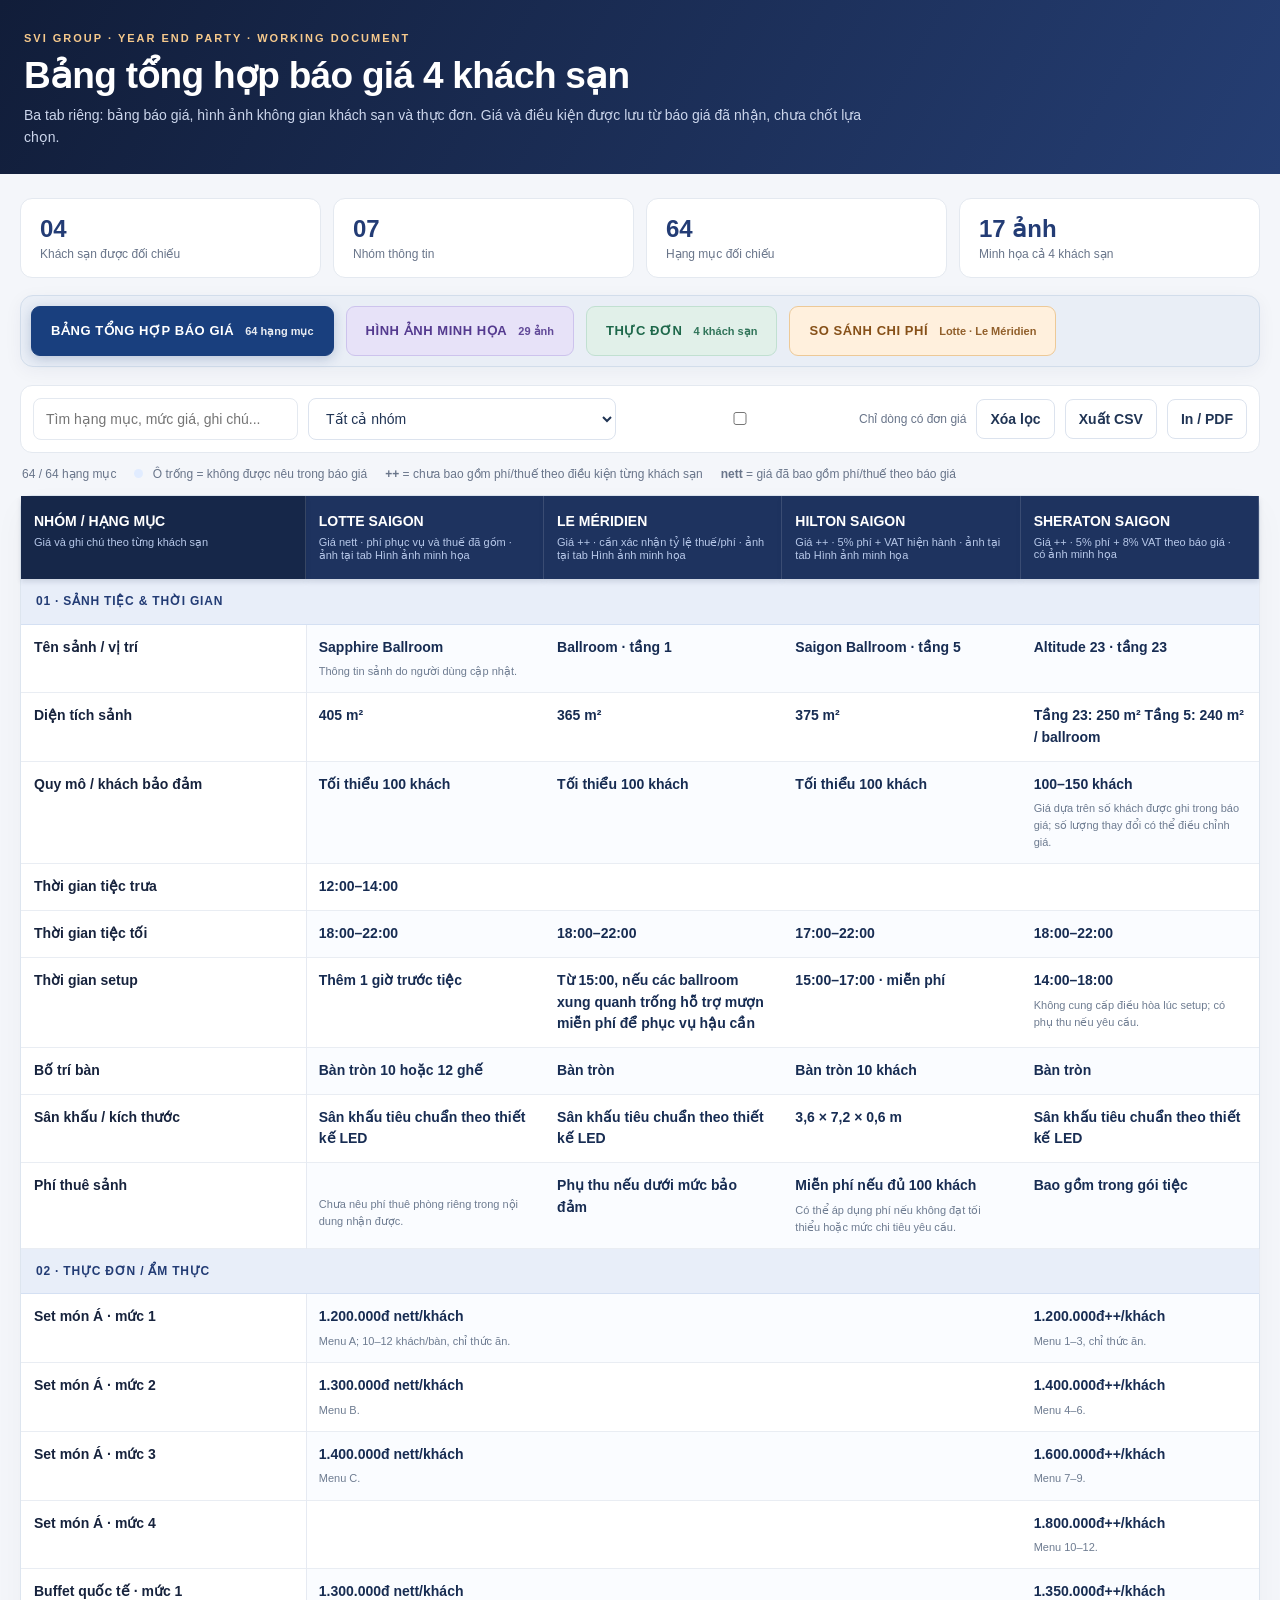
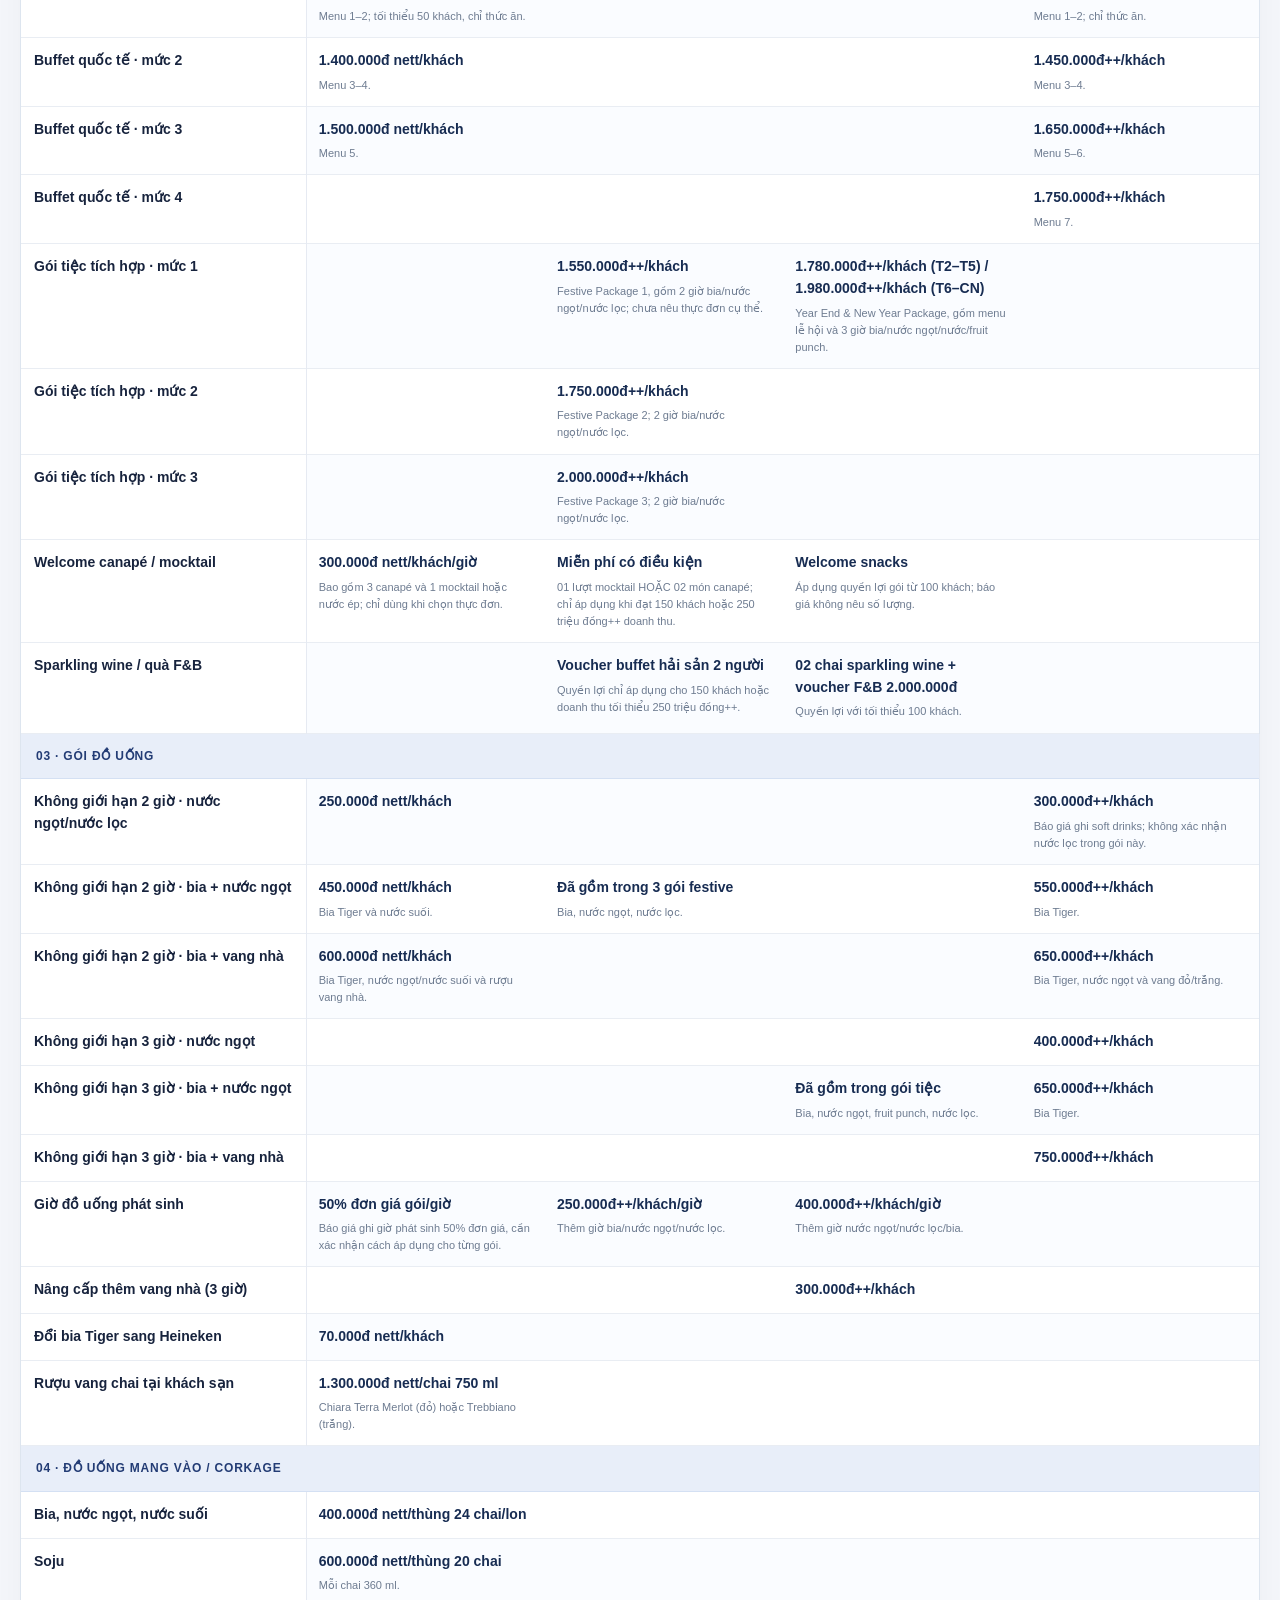
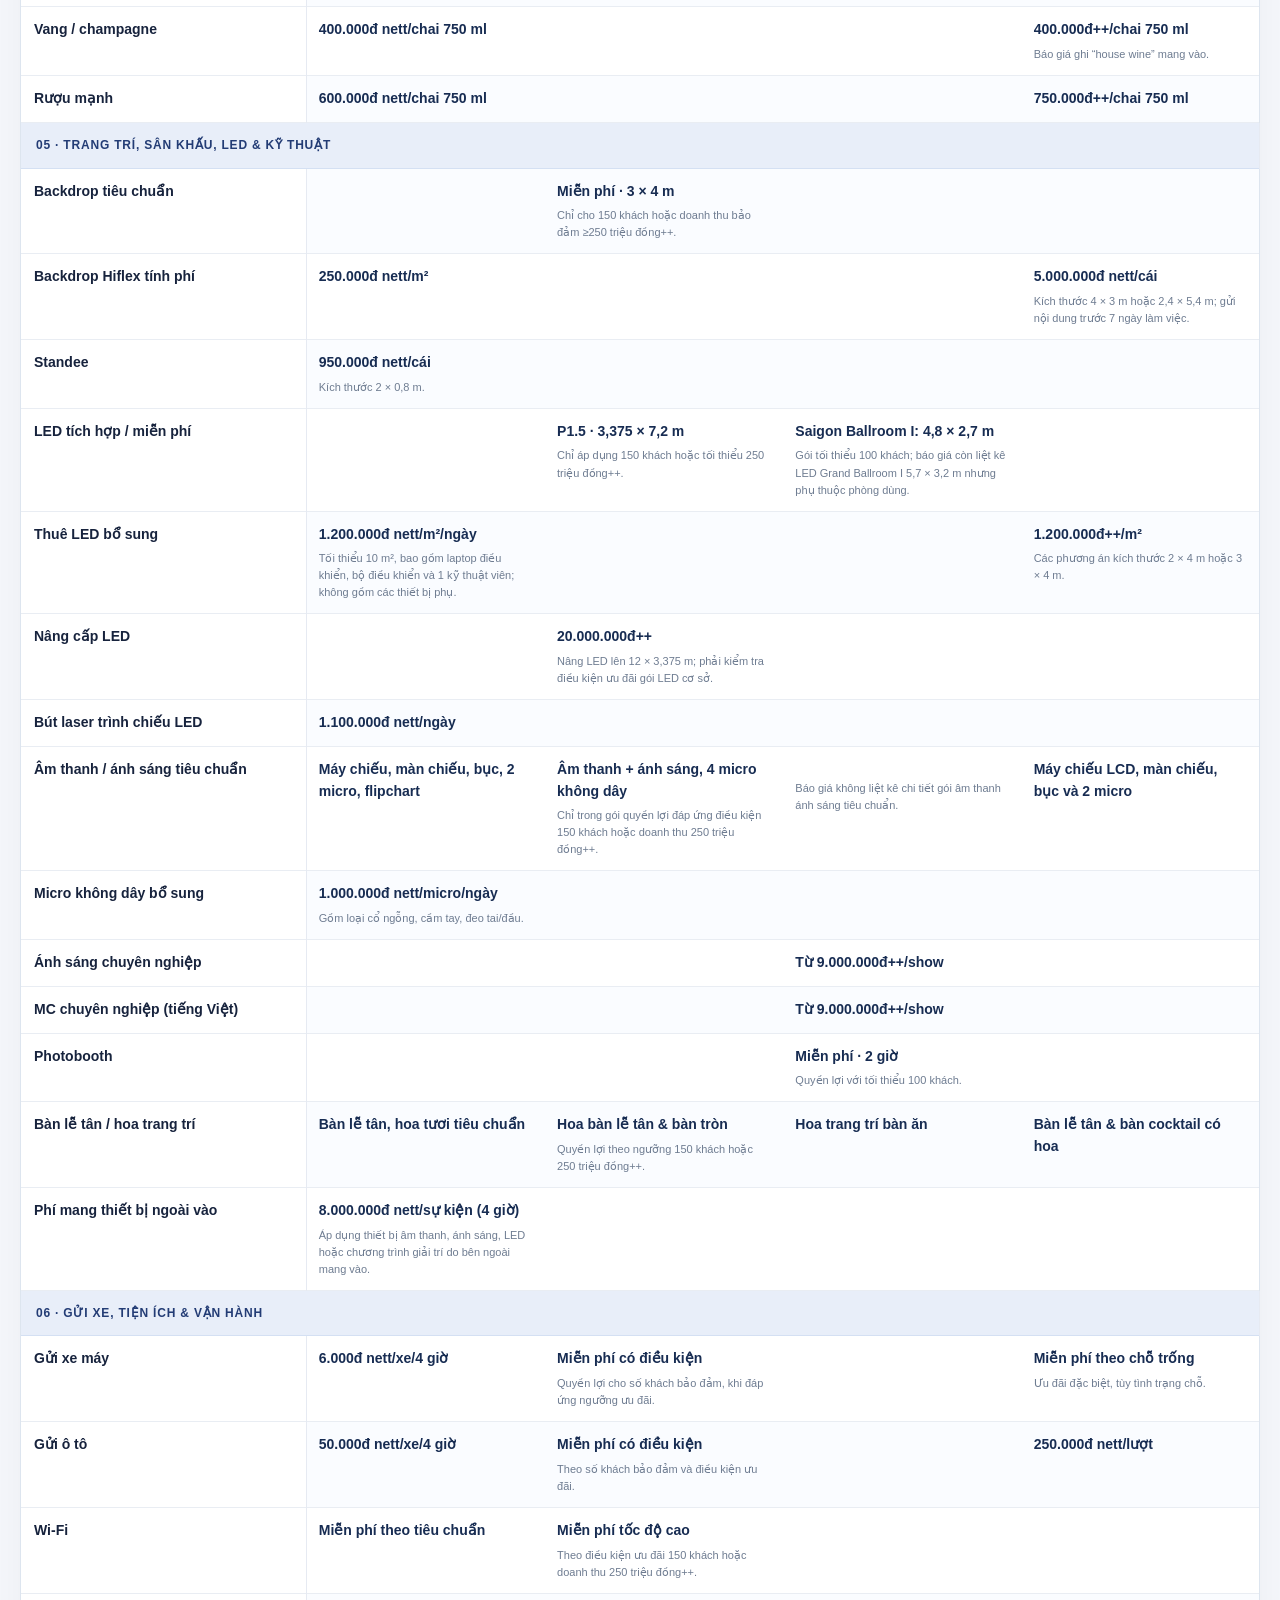
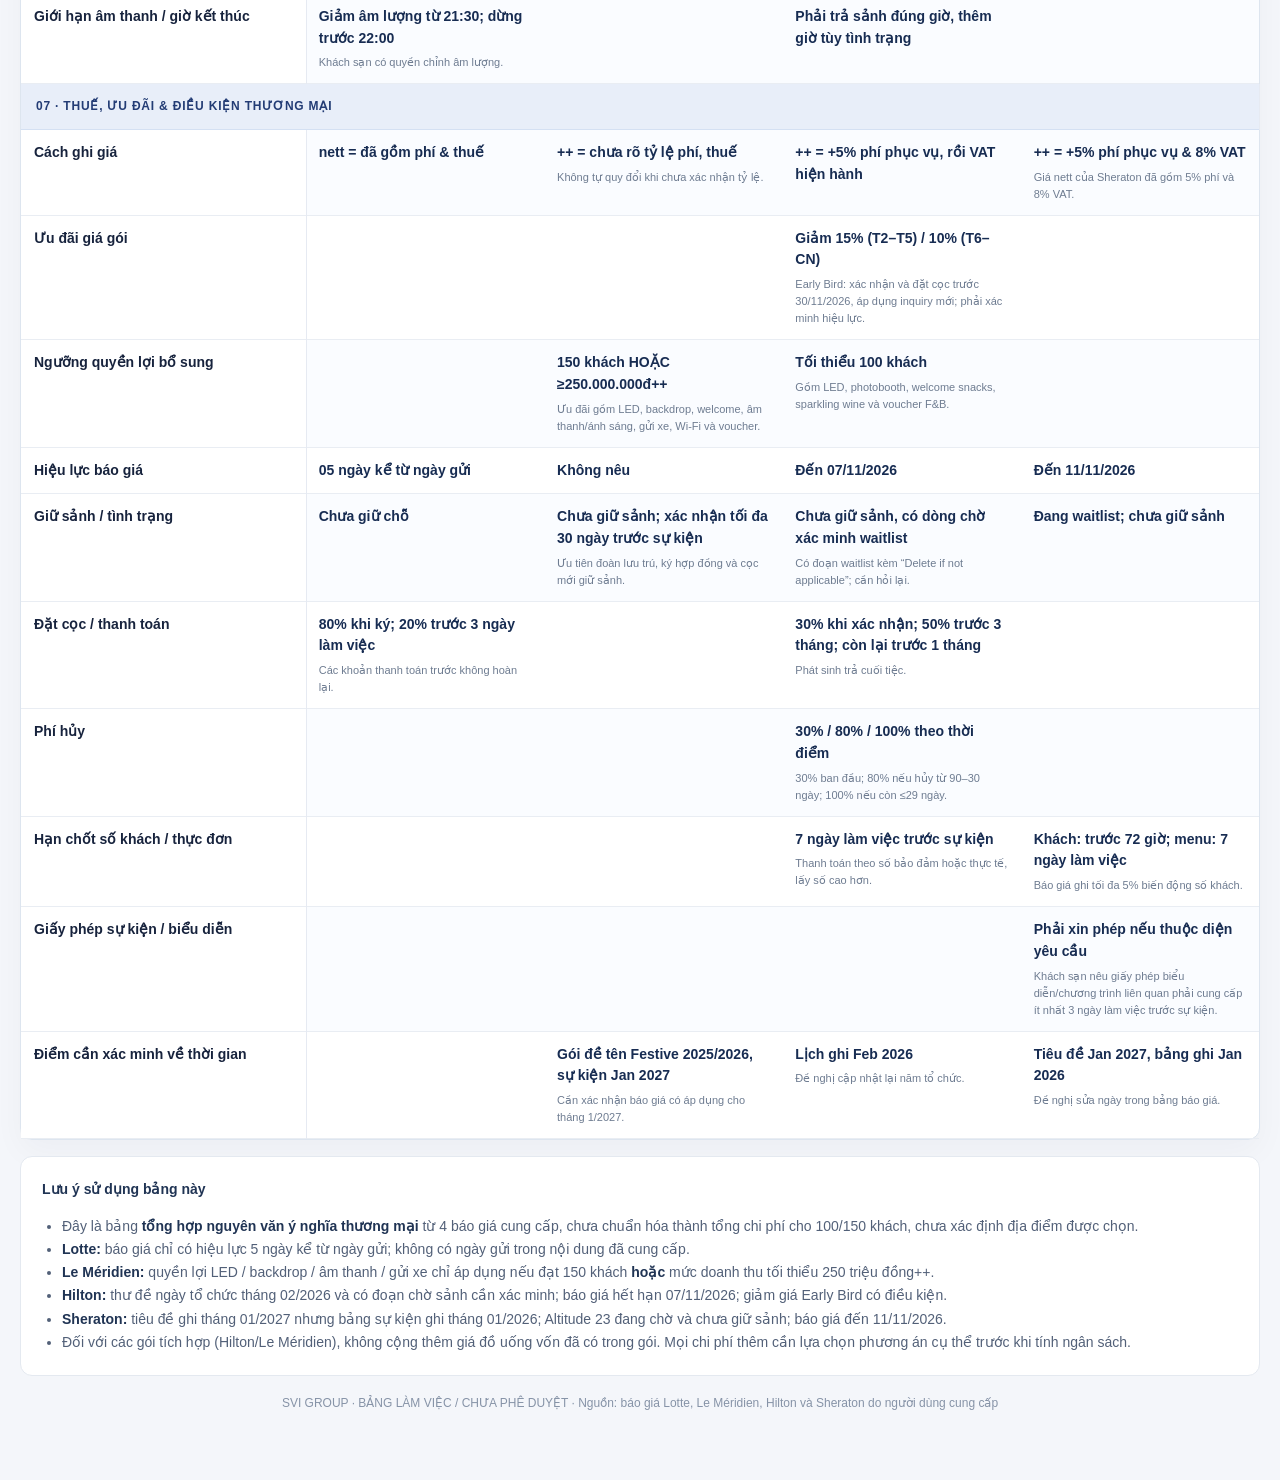
<file: _backup_truoc_sua_10-11/index.html>
<!DOCTYPE html>

<html lang="vi"><head><meta charset="utf-8"/><meta content="width=device-width,initial-scale=1" name="viewport"/><title>SVI YEP 2026–2027 | Báo giá · Hình ảnh · Thực đơn</title><link href="styles.css" rel="stylesheet"/></head><body><header><div class="eyebrow">SVI GROUP · YEAR END PARTY · WORKING DOCUMENT</div><h1>Bảng tổng hợp báo giá 4 khách sạn</h1><p>Ba tab riêng: bảng báo giá, hình ảnh không gian khách sạn và thực đơn. Giá và điều kiện được lưu từ báo giá đã nhận, chưa chốt lựa chọn.</p></header><main class="shell"><section class="stats"><div class="stat"><b>04</b><span>Khách sạn được đối chiếu</span></div><div class="stat"><b>07</b><span>Nhóm thông tin</span></div><div class="stat"><b id="total">00</b><span>Hạng mục đối chiếu</span></div><div class="stat"><b>17 ảnh</b><span>Minh họa cả 4 khách sạn</span></div></section>
<nav aria-label="Danh mục nội dung" class="content-tabs" role="tablist">
<button aria-controls="panel-prices" aria-selected="true" class="content-tab active" data-panel="prices" id="tab-prices" role="tab" type="button">BẢNG TỔNG HỢP BÁO GIÁ <span>64 hạng mục</span></button>
<button aria-controls="panel-gallery" aria-selected="false" class="content-tab" data-panel="gallery" id="tab-gallery" role="tab" type="button">HÌNH ẢNH MINH HỌA <span>29 ảnh</span></button>
<button aria-controls="panel-menus" aria-selected="false" class="content-tab" data-panel="menus" id="tab-menus" role="tab" type="button">THỰC ĐƠN <span>4 khách sạn</span></button>
<button aria-controls="panel-compare" aria-selected="false" class="content-tab" data-panel="compare" id="tab-compare" role="tab" type="button">SO SÁNH CHI PHÍ <span>Lotte · Le Méridien</span></button></nav>
<section aria-labelledby="tab-prices" class="content-panel" id="panel-prices" role="tabpanel">
<section class="tools"><input aria-label="Tìm kiếm" id="search" placeholder="Tìm hạng mục, mức giá, ghi chú..." type="search"/><select aria-label="Lọc theo nhóm" id="group"><option value="">Tất cả nhóm</option></select><label class="check"><input id="onlyprice" type="checkbox"/> Chỉ dòng có đơn giá</label><button id="reset">Xóa lọc</button><button id="csv">Xuất CSV</button><button id="print">In / PDF</button></section><div class="legend"><span id="counter"></span><span><i class="dot"></i> Ô trống = không được nêu trong báo giá</span><span><strong>++</strong> = chưa bao gồm phí/thuế theo điều kiện từng khách sạn</span><span><strong>nett</strong> = giá đã bao gồm phí/thuế theo báo giá</span></div><div class="tablewrap"><table><colgroup><col class="labelcol"/><col class="hotelcol"/><col class="hotelcol"/><col class="hotelcol"/><col class="hotelcol"/></colgroup><thead><tr><th>NHÓM / HẠNG MỤC<small>Giá và ghi chú theo từng khách sạn</small></th><th>LOTTE SAIGON<small>Giá nett · phí phục vụ và thuế đã gồm · ảnh tại tab Hình ảnh minh họa</small></th><th>LE MÉRIDIEN<small>Giá ++ · cần xác nhận tỷ lệ thuế/phí · ảnh tại tab Hình ảnh minh họa</small></th><th>HILTON SAIGON<small>Giá ++ · 5% phí + VAT hiện hành · ảnh tại tab Hình ảnh minh họa</small></th><th>SHERATON SAIGON<small>Giá ++ · 5% phí + 8% VAT theo báo giá · có ảnh minh họa</small></th></tr></thead><tbody id="body"></tbody></table></div><div class="endnote"><strong>Lưu ý sử dụng bảng này</strong><ul><li>Đây là bảng <strong>tổng hợp nguyên văn ý nghĩa thương mại</strong> từ 4 báo giá cung cấp, chưa chuẩn hóa thành tổng chi phí cho 100/150 khách, chưa xác định địa điểm được chọn.</li><li><strong>Lotte:</strong> báo giá chỉ có hiệu lực 5 ngày kể từ ngày gửi; không có ngày gửi trong nội dung đã cung cấp.</li><li><strong>Le Méridien:</strong> quyền lợi LED / backdrop / âm thanh / gửi xe chỉ áp dụng nếu đạt 150 khách <strong>hoặc</strong> mức doanh thu tối thiểu 250 triệu đồng++.</li><li><strong>Hilton:</strong> thư đề ngày tổ chức tháng 02/2026 và có đoạn chờ sảnh cần xác minh; báo giá hết hạn 07/11/2026; giảm giá Early Bird có điều kiện.</li><li><strong>Sheraton:</strong> tiêu đề ghi tháng 01/2027 nhưng bảng sự kiện ghi tháng 01/2026; Altitude 23 đang chờ và chưa giữ sảnh; báo giá đến 11/11/2026.</li><li>Đối với các gói tích hợp (Hilton/Le Méridien), không cộng thêm giá đồ uống vốn đã có trong gói. Mọi chi phí thêm cần lựa chọn phương án cụ thể trước khi tính ngân sách.</li></ul></div>
</section>
<section aria-labelledby="tab-gallery" class="content-panel" hidden="" id="panel-gallery" role="tabpanel">
<div class="gallery-intro"><h2>Hình ảnh minh họa sảnh tiệc</h2><p>Không gian tham khảo do bạn cung cấp. Chọn tab này để xem hình ảnh; tab Báo giá chỉ hiển thị dữ liệu phục vụ đối chiếu.</p></div>
<section aria-labelledby="lm-gallery-title" class="spotlight">
<div class="spotlight-head">
<div>
<div class="eyebrow" style="color:#d99d55;letter-spacing:1.5px;font-weight:800;font-size:11px">LE MÉRIDIEN SAIGON · HÌNH MINH HỌA</div>
<h2 id="lm-gallery-title">Không gian tham khảo cho Le Méridien</h2>
<p>Bộ ảnh minh họa gồm không gian ballroom, hành lang foyer, khu vực đón khách, check-in và các phương án bố trí sự kiện tại Le Méridien. Đây là hình tham khảo trực quan, không thay thế thông tin báo giá hay xác nhận chính thức từ khách sạn.</p>
</div>
<div class="badge">12 ảnh do người dùng cung cấp</div>
</div>
<div class="spotlight-grid">
<figure class="spotlight-card">
<img alt="Le Méridien setup cocktail với sân khấu LED đỏ" decoding="async" loading="lazy" src="assets/venues/lemeridien-01.webp"/>
<figcaption class="caption"><strong>Ảnh 1 · Setup cocktail / standing</strong><span>Minh họa bố cục không gian mở, bàn cocktail cao và sân khấu trung tâm có LED.</span></figcaption>
</figure>
<figure class="spotlight-card">
<img alt="Le Méridien setup banquet với khách ngồi bàn tròn" decoding="async" loading="lazy" src="assets/venues/lemeridien-02.webp"/>
<figcaption class="caption"><strong>Ảnh 2 · Setup banquet / round table</strong><span>Minh họa bố trí bàn tròn dùng cho tiệc tối, keynote hoặc gala dinner với màn hình LED lớn phía trước.</span></figcaption>
</figure>
<figure class="spotlight-card">
<img alt="Le Méridien ballroom với hiệu ứng ánh sáng sân khấu" decoding="async" loading="lazy" src="assets/venues/lemeridien-03.webp"/>
<figcaption class="caption"><strong>Ảnh 3 · Setup gala với lighting show</strong><span>Minh họa phong cách sân khấu sự kiện, hiệu ứng ánh sáng và không khí gala trang trọng hơn.</span></figcaption>
</figure>
<figure class="spotlight-card">
<img alt="Le Méridien Saigon · Khu vực đón khách · Góc nhìn ven sông" decoding="async" loading="lazy" src="assets/venues/lemeridien-04.webp"/>
<figcaption class="caption"><strong>Ảnh 4 · Khu vực đón khách · Góc nhìn ven sông</strong><span>Không gian cửa kính và bàn cocktail phục vụ đón khách.</span></figcaption>
</figure>
<figure class="spotlight-card">
<img alt="Le Méridien Saigon · Hành lang foyer · Góc toàn cảnh" decoding="async" loading="lazy" src="assets/venues/lemeridien-05.webp"/>
<figcaption class="caption"><strong>Ảnh 5 · Hành lang foyer · Góc toàn cảnh</strong><span>Hành lang sảnh chờ với khu phục vụ ở một bên.</span></figcaption>
</figure>
<figure class="spotlight-card">
<img alt="Le Méridien Saigon · Lối vào ballroom · Biển chào mừng" decoding="async" loading="lazy" src="assets/venues/lemeridien-06.webp"/>
<figcaption class="caption"><strong>Ảnh 6 · Lối vào ballroom · Biển chào mừng</strong><span>Khu vực welcome và chỉ dẫn vào phòng tiệc.</span></figcaption>
</figure>
<figure class="spotlight-card">
<img alt="Le Méridien Saigon · Lối vào ballroom · Góc nhìn rộng" decoding="async" loading="lazy" src="assets/venues/lemeridien-07.webp"/>
<figcaption class="caption"><strong>Ảnh 7 · Lối vào ballroom · Góc nhìn rộng</strong><span>Phương án bố trí bảng chào, khu vực đăng ký và hành lang.</span></figcaption>
</figure>
<figure class="spotlight-card">
<img alt="Le Méridien Saigon · Lối vào ballroom · Góc nhìn gần" decoding="async" loading="lazy" src="assets/venues/lemeridien-08.webp"/>
<figcaption class="caption"><strong>Ảnh 8 · Lối vào ballroom · Góc nhìn gần</strong><span>Hình minh họa khu check-in và bảng nhận diện sự kiện.</span></figcaption>
</figure>
<figure class="spotlight-card">
<img alt="Le Méridien Saigon · Foyer · Bàn phục vụ đồ uống" decoding="async" loading="lazy" src="assets/venues/lemeridien-09.webp"/>
<figcaption class="caption"><strong>Ảnh 9 · Foyer · Bàn phục vụ đồ uống</strong><span>Không gian bố trí đồ uống tại khu vực cửa kính ven sông.</span></figcaption>
</figure>
<figure class="spotlight-card">
<img alt="Le Méridien Saigon · Foyer · Bàn cocktail và khu check-in" decoding="async" loading="lazy" src="assets/venues/lemeridien-10.webp"/>
<figcaption class="caption"><strong>Ảnh 10 · Foyer · Bàn cocktail và khu check-in</strong><span>Khu vực bố trí các bàn đứng và backdrop sự kiện.</span></figcaption>
</figure>
<figure class="spotlight-card">
<img alt="Le Méridien Saigon · Foyer · Khu trưng bày sự kiện" decoding="async" loading="lazy" src="assets/venues/lemeridien-11.webp"/>
<figcaption class="caption"><strong>Ảnh 11 · Foyer · Khu trưng bày sự kiện</strong><span>Phương án tổ chức khu trưng bày dọc hành lang.</span></figcaption>
</figure>
<figure class="spotlight-card">
<img alt="Le Méridien Saigon · Foyer · Backdrop trưng bày" decoding="async" loading="lazy" src="assets/venues/lemeridien-12.webp"/>
<figcaption class="caption"><strong>Ảnh 12 · Foyer · Backdrop trưng bày</strong><span>Không gian dành cho booth hoặc backdrop nhận diện sự kiện.</span></figcaption>
</figure>
</div>
</section>
<section aria-labelledby="lotte-gallery-title" class="spotlight">
<div class="spotlight-head">
<div>
<div class="eyebrow" style="color:#d99d55;letter-spacing:1.5px;font-weight:800;font-size:11px">LOTTE SAIGON · HÌNH MINH HỌA</div>
<h2 id="lotte-gallery-title">Không gian tham khảo cho Lotte Saigon</h2>
<p>Các hình dưới đây minh họa không gian ballroom, sân khấu LED và khu vực backdrop của Lotte Saigon. Đây là hình tham khảo trực quan, không thay thế báo giá hay xác nhận chính thức từ khách sạn.</p>
</div>
<div class="badge">04 ảnh do người dùng cung cấp</div>
</div>
<div class="spotlight-grid" style="grid-template-columns:repeat(2,minmax(0,1fr))">
<figure class="spotlight-card">
<img alt="Không gian ballroom banquet của Lotte Saigon" decoding="async" loading="lazy" src="assets/venues/lotte-04.webp"/>
<figcaption class="caption"><strong>Ảnh 1 · Setup banquet tổng thể</strong><span>Minh họa không gian bàn tròn, sân khấu phía trước và tổng thể mặt bằng dùng cho gala dinner.</span></figcaption>
</figure>
<figure class="spotlight-card">
<img alt="Không gian ballroom của Lotte với sân khấu và bàn tiệc" decoding="async" loading="lazy" src="assets/venues/lotte-ballroom-02-correct.webp"/>
<figcaption class="caption"><strong>Ảnh 2 · Ballroom nhìn từ sảnh tiệc</strong><span>Minh họa bố cục lối đi trung tâm, bàn tiệc và sân khấu ánh sáng ở cuối phòng.</span></figcaption>
</figure>
<figure class="spotlight-card">
<img alt="Backdrop LED sự kiện của Lotte Saigon" decoding="async" loading="lazy" src="assets/venues/lotte-19.webp"/>
<figcaption class="caption"><strong>Ảnh 3 · Khu vực backdrop / check-in</strong><span>Minh họa backdrop LED và khu chụp hình / đón khách trước sự kiện.</span></figcaption>
</figure>
<figure class="spotlight-card">
<img alt="Sân khấu LED và bàn tiệc tại Lotte Saigon" decoding="async" loading="lazy" src="assets/venues/lotte-20.webp"/>
<figcaption class="caption"><strong>Ảnh 4 · Setup sân khấu LED</strong><span>Minh họa cấu hình sân khấu, ánh sáng và bàn tiệc khi vào giờ sự kiện.</span></figcaption>
</figure>
</div>
</section>
<section aria-labelledby="hilton-gallery-title" class="spotlight">
<div class="spotlight-head">
<div>
<div class="eyebrow" style="color:#d99d55;letter-spacing:1.5px;font-weight:800;font-size:11px">HILTON SAIGON · HÌNH MINH HỌA</div>
<h2 id="hilton-gallery-title">Không gian tham khảo cho Hilton Saigon</h2>
<p>Hai hình dưới đây được bổ sung để minh họa không gian tiền sảnh / lối vào và setup banquet của Hilton Saigon trong bảng tổng hợp báo giá. Đây là hình tham khảo trực quan, không thay thế báo giá hay xác nhận chính thức từ khách sạn.</p>
</div>
<div class="badge">Ảnh do người dùng cung cấp</div>
</div>
<div class="spotlight-grid" style="grid-template-columns:repeat(2,minmax(0,1fr))">
<figure class="spotlight-card">
<img alt="Không gian tiền sảnh hoặc khu vực tiếp cận ballroom của Hilton Saigon" decoding="async" loading="lazy" src="assets/venues/hilton-05.webp"/>
<figcaption class="caption"><strong>Ảnh 1 · Khu vực tiếp cận / tiền sảnh</strong><span>Minh họa lối vào và không gian circulation gần khu họp – tiệc, phù hợp tham khảo cho trải nghiệm đón khách.</span></figcaption>
</figure>
<figure class="spotlight-card">
<img alt="Không gian banquet với bàn tròn tại Hilton Saigon" decoding="async" loading="lazy" src="assets/venues/hilton-06.webp"/>
<figcaption class="caption"><strong>Ảnh 2 · Setup banquet / round table</strong><span>Minh họa bố trí bàn tròn trong ballroom, phù hợp đối chiếu với phương án tổ chức tiệc tối và quy mô khách bảo đảm.</span></figcaption>
</figure>
</div>
</section>
<section aria-labelledby="sheraton-gallery-title" class="spotlight">
<div class="spotlight-head">
<div>
<div class="eyebrow" style="color:#d99d55;letter-spacing:1.5px;font-weight:800;font-size:11px">SHERATON SAIGON · ALTITUDE 23 · HÌNH MINH HỌA</div>
<h2 id="sheraton-gallery-title">Sheraton Saigon Grand Opera Hotel</h2>
<p>11 hình trích trực tiếp từ tài liệu “Dinners at Sheraton Saigon Grand Opera Hotel – Altitude 23 on Level 23”, gồm toàn cảnh khách sạn, sảnh tiệc, sự kiện và mezzanine. Hình minh họa không đồng nghĩa với gói dịch vụ được báo giá.</p>
</div>
<div class="badge">11 ảnh từ PDF của khách sạn</div>
</div>
<div class="spotlight-grid">
<figure class="spotlight-card"><img alt="Toàn cảnh khách sạn" decoding="async" loading="lazy" src="assets/venues/sheraton-07.webp"/><figcaption class="caption"><strong>Toàn cảnh khách sạn</strong><span>Ảnh tổng quan Sheraton Saigon Grand Opera Hotel.</span></figcaption></figure>
<figure class="spotlight-card"><img alt="Altitude 23 · Bàn tiệc phong cách sáng" decoding="async" loading="lazy" src="assets/venues/sheraton-08.webp"/><figcaption class="caption"><strong>Altitude 23 · Bàn tiệc phong cách sáng</strong><span>Không gian tiệc bàn tròn với sắc trắng và xanh.</span></figcaption></figure>
<figure class="spotlight-card"><img alt="Altitude 23 · Bố trí bàn tròn" decoding="async" loading="lazy" src="assets/venues/sheraton-09.webp"/><figcaption class="caption"><strong>Altitude 23 · Bố trí bàn tròn</strong><span>Góc nhìn khu vực tiệc với bàn tròn và thiết kế thông tầng.</span></figcaption></figure>
<figure class="spotlight-card"><img alt="Altitude 23 · Tiệc và màn hình trình chiếu" decoding="async" loading="lazy" src="assets/venues/sheraton-10.webp"/><figcaption class="caption"><strong>Altitude 23 · Tiệc và màn hình trình chiếu</strong><span>Thiết lập banquet với màn hình và bố trí bàn.</span></figcaption></figure>
<figure class="spotlight-card"><img alt="Altitude 23 · Sân khấu sự kiện" decoding="async" loading="lazy" src="assets/venues/sheraton-11.webp"/><figcaption class="caption"><strong>Altitude 23 · Sân khấu sự kiện</strong><span>Không gian tổ chức sự kiện có sân khấu và hệ thống chiếu sáng.</span></figcaption></figure>
<figure class="spotlight-card"><img alt="Altitude 23 · Hiệu ứng sân khấu xanh" decoding="async" loading="lazy" src="assets/venues/sheraton-12.webp"/><figcaption class="caption"><strong>Altitude 23 · Hiệu ứng sân khấu xanh</strong><span>Ảnh minh họa ánh sáng và setup sự kiện.</span></figcaption></figure>
<figure class="spotlight-card"><img alt="Altitude 23 · Góc nhìn từ trên" decoding="async" loading="lazy" src="assets/venues/sheraton-13.webp"/><figcaption class="caption"><strong>Altitude 23 · Góc nhìn từ trên</strong><span>Không gian sân khấu với ánh sáng xanh từ tầng trên.</span></figcaption></figure>
<figure class="spotlight-card"><img alt="Altitude 23 · Góc nhìn từ trên (ảnh thứ hai)" decoding="async" loading="lazy" src="assets/venues/sheraton-14.webp"/><figcaption class="caption"><strong>Altitude 23 · Góc nhìn từ trên (ảnh thứ hai)</strong><span>Một hình khác trong tài liệu, gần giống góc nhìn trước.</span></figcaption></figure>
<figure class="spotlight-card"><img alt="Altitude 23 · Gala ánh sáng" decoding="async" loading="lazy" src="assets/venues/sheraton-15.webp"/><figcaption class="caption"><strong>Altitude 23 · Gala ánh sáng</strong><span>Bố trí tiệc và hiệu ứng ánh sáng hướng về sân khấu.</span></figcaption></figure>
<figure class="spotlight-card"><img alt="Mezzanine · Bàn tiệc góc thứ nhất" decoding="async" loading="lazy" src="assets/venues/sheraton-16.webp"/><figcaption class="caption"><strong>Mezzanine · Bàn tiệc góc thứ nhất</strong><span>Không gian bàn tròn tại tầng lửng Altitude 23.</span></figcaption></figure>
<figure class="spotlight-card"><img alt="Mezzanine · Bàn tiệc góc thứ hai" decoding="async" loading="lazy" src="assets/venues/sheraton-17.webp"/><figcaption class="caption"><strong>Mezzanine · Bàn tiệc góc thứ hai</strong><span>Không gian tiệc của tầng lửng nhìn về khu lan can.</span></figcaption></figure>
</div>
</section>
</section><section aria-labelledby="tab-menus" class="content-panel" hidden="" id="panel-menus" role="tabpanel"><div class="gallery-intro"><h2>Thực đơn &amp; gói ẩm thực</h2><p>Bấm mở từng gói để xem các món theo trang PDF gốc. Le Méridien có 3 Set Á, 5 buffet tiêu chuẩn và 2 buffet Luxury riêng; hình thực đơn và PDF đều nằm trong tab này.</p></div>
<div class="menu-toolbar"><button class="menu-filter active" data-filter-menu="all" type="button">Tất cả</button><button class="menu-filter" data-filter-menu="lotte" type="button">Lotte Saigon</button><button class="menu-filter" data-filter-menu="lemeridien" type="button">Le Méridien</button><button class="menu-filter" data-filter-menu="hilton" type="button">Hilton</button><button class="menu-filter" data-filter-menu="sheraton" type="button">Sheraton</button></div>
<details class="menu-card" data-menu-hotel="lotte"><summary><span class="menu-card-title"><b>Lotte Saigon</b><span>Set Menu Á · A, B, C</span></span><span class="menu-chevron">Xem thực đơn ▾</span></summary><div class="menu-content"><p>Chỉ gồm thức ăn; áp dụng từ 10–12 khách/bàn. Mở từng menu để xem đầy đủ các nhóm món và lựa chọn.</p><p><a class="pdf-link" href="menus/Lotte_Asian_Set_Menus_A-C.pdf" rel="noopener" target="_blank">Xem PDF thực đơn gốc ↗</a></p><details class="dish-details lotte-menu-detail"><summary>Asian Set A · 1.200.000đ nett/khách</summary><div class="lotte-dishes"><h4 class="lotte-menu-subheading">ENTRÉE (Choice of one) - KHAI VỊ (Chọn 01)</h4><ul class="lotte-dish-list"><li>Beef skewer (Bò xiên que)</li><li>Fried sea bass (Cá chẽm tẩm bột chiên)</li><li>Spring roll with prawn &amp; pork meat (Chả giò tôm thịt)</li></ul><h4 class="lotte-menu-subheading">SALAD (Choice of one) – GỎI (Chọn 01)</h4><ul class="lotte-dish-list"><li>Thai beef noodles (Miến trộn thịt bò kiểu Thái)</li><li>Lotus salad with prawn &amp; pork meat, shrimp cracker (Gỏi ngó sen tôm thịt, bánh phồng tôm)</li><li>Palm heart salad with prawn &amp; pork meat, shrimp cracker (Gỏi củ hủ dừa tôm thịt, bánh phồng tôm)</li></ul><h4 class="lotte-menu-subheading">SOUP (Choice of one) - SÚP (Chọn 01)</h4><ul class="lotte-dish-list"><li>Seafood soup (Súp hải sản)</li><li>Asparagus &amp; crab meat soup (Súp măng cua)</li><li>Shredded chicken with lotus seed soup (Súp gà xé, hạt sen)</li></ul><h4 class="lotte-menu-subheading">MAIN DISHES - MÓN CHÍNH</h4><h4 class="lotte-menu-subheading">Seafood (choice 1) - Hải sản: (chọn 1)</h4><ul class="lotte-dish-list"><li>Fried prawn with salted egg yolk (Tôm chiên sốt trứng muối)</li><li>Baked prawn with seven flavoured salt (Tôm nướng muối bảy vị)</li></ul><h4 class="lotte-menu-subheading">MAIN DISHES - MÓN CHÍNH</h4><h4 class="lotte-menu-subheading">Meat or Fish (choice 1) - Thịt hoặc Cá (chọn 1)</h4><ul class="lotte-dish-list"><li>Baked chicken charsiew (Gà nướng xá xíu)</li><li>Roasted duck with plum sauce (Vịt quay sốt mận)</li><li>Roasted pork spare rib with green pepper sauce (Sườn heo nướng tiêu xanh)</li><li>Braised beef with mushroom &amp; lotus seed (Bò hầm nấm, hạt sen)</li><li>Beef stew with onion &amp; green pepper sauce (Bò hầm hành sốt tiêu xanh)</li><li>Steamed sea bass with ginger &amp; onion (Cá chẽm hấp hành gừng)</li><li>Fried sea bass with sweet &amp; sour sauce (Cá chẽm chiên sốt chua ngọt)</li></ul><h4 class="lotte-menu-subheading">MAIN DISHES - MÓN CHÍNH</h4><h4 class="lotte-menu-subheading">Vegetable (choice 1) - Rau (chọn 1)</h4><ul class="lotte-dish-list"><li>Sauteed bokchoy with oyster sauce (Cải thìa sốt dầu hào)</li><li>Sauteed mixed vegetable (Rau xào thập cẩm)</li></ul><h4 class="lotte-menu-subheading">MAIN DISHES - MÓN CHÍNH</h4><h4 class="lotte-menu-subheading">Rice (choice 1) – Cơm (chọn 1)</h4><ul class="lotte-dish-list"><li>Salted fish fried rice (Cơm chiên cá mặn)</li><li>Steamed rice with prawn, pork charsiew wrapped in lotus leaf (Cơm hấp lá sen tôm, thịt xá xíu)</li></ul><h4 class="lotte-menu-subheading">DESSERTS (CHOOSE 1) - TRÁNG MIỆNG (Chọn 1)</h4><ul class="lotte-dish-list"><li>Mango pudding (Pudding xoài)</li><li>Assorted fresh fruit (Trái cây tươi)</li></ul></div></details><details class="dish-details lotte-menu-detail"><summary>Asian Set B · 1.300.000đ nett/khách</summary><div class="lotte-dishes"><h4 class="lotte-menu-subheading">ENTRÉE (Choice of one) - KHAI VỊ (Chọn 01)</h4><ul class="lotte-dish-list"><li>Grilled beef roulard in lalot leaf (Bò cuốn lá lốt)</li><li>Fried prawn wrapped in meat (Tôm bọc thịt chiên)</li><li>Pork skewer with spicy sauce (Heo xiên que sốt cay)</li></ul><h4 class="lotte-menu-subheading">SALAD (Choice of one) – GỎI (Chọn 01)</h4><ul class="lotte-dish-list"><li>Squid salad with shrimp cracker (Gỏi mực, bánh phồng tôm)</li><li>Jelly fish salad with shrimp cracker (Gỏi sứa, bánh phồng tôm)</li><li>Vietnamese beef salad with shrimp cracker (Gỏi bò bóp thấu, bánh phồng tôm)</li></ul><h4 class="lotte-menu-subheading">SOUP (Choice of one) - SÚP (Chọn 01)</h4><ul class="lotte-dish-list"><li>Beef seaweed soup (Súp tóc tiên thịt bò bầm)</li><li>Seafood spinach soup (Súp hải sản, rau bó xôi)</li><li>Chicken with lotus seed &amp; bailing mushroom soup (Súp gà, hạt sen &amp; nấm bạch linh)</li></ul><h4 class="lotte-menu-subheading">MAIN DISHES (MÓN CHÍNH)</h4><h4 class="lotte-menu-subheading">Seafood (choice 1) - Hải sản (chọn 1)</h4><ul class="lotte-dish-list"><li>Baked scampi with onion (Tôm càng nướng mỡ hành)</li><li>Bakes scampi with cheese &amp; garlic (Tôm càng nướng phô mai, tỏi)</li><li>Fried scampi with salted egg yolk (Tôm càng chiên sốt trứng muối)</li></ul><h4 class="lotte-menu-subheading">MAIN DISHES (MÓN CHÍNH)</h4><h4 class="lotte-menu-subheading">Meat (choice 1) - Thịt (chọn 1)</h4><ul class="lotte-dish-list"><li>Braised chicken with green pepper (Gà hầm tiêu xanh)</li><li>Baked duck with passion fruit sauce (Vịt nướng sốt chanh dây)</li><li>Braised pork knuckle with wine sauce (Giò heo hầm rượu vang)</li><li>Fried pork spare rib with honey &amp; passion fruit sauce (Sườn heo chiên mật ong &amp; sốt chanh dây)</li><li>Stir fried beef with green pepper (Bò lúc lắc tiêu xanh)</li><li>French braised beef shank with vegetables (Bò hầm rau cải kiểu Pháp)</li></ul><h4 class="lotte-menu-subheading">MAIN DISHES (MÓN CHÍNH)</h4><h4 class="lotte-menu-subheading">Fish (choice 1) - Cá (chọn 1)</h4><ul class="lotte-dish-list"><li>Steamed grouper with abalone sauce (Cá mú hấp sốt bào ngư)</li><li>Fried sea bass with chef’s special sauce (Cá chẽm chiên sốt đặc biệt)</li></ul><h4 class="lotte-menu-subheading">MAIN DISHES (MÓN CHÍNH)</h4><h4 class="lotte-menu-subheading">Vegetable (choice 1) - Rau (chọn 1)</h4><ul class="lotte-dish-list"><li>Steamed broccoli &amp; mushroom (Bông cải xanh sốt nấm)</li><li>Sauteed spinach with garlic (Bó xôi xào tỏi)</li></ul><h4 class="lotte-menu-subheading">MAIN DISHES (MÓN CHÍNH)</h4><h4 class="lotte-menu-subheading">Rice or Noodle (choice 1) - Cơm hoặc Mì (chọn 1)</h4><ul class="lotte-dish-list"><li>Indonesian fried rice (Cơm chiên kiểu Indonesia)</li><li>Sauteed noodles with pork &amp; prawn (Mì xào tôm, thịt)</li><li>Seafood &amp; spinach fried rice (Cơm chiên hải sản, cải bó xôi)</li></ul><h4 class="lotte-menu-subheading">DESSERTS (CHOOSE 1) - TRÁNG MIỆNG (Chọn 1)</h4><ul class="lotte-dish-list"><li>Assorted fresh fruit (Trái cây tươi)</li><li>Sam bo luong sweet soup (Sâm bổ lượng)</li><li>Seasame ball with coconut sauce (Bánh cam chiên, nước cốt dừa)</li></ul></div></details><details class="dish-details lotte-menu-detail"><summary>Asian Set C · 1.400.000đ nett/khách</summary><div class="lotte-dishes"><h4 class="lotte-menu-subheading">ENTRÉE (Choice of one) - KHAI VỊ (Chọn 01)</h4><ul class="lotte-dish-list"><li>Spicy sea cucumber salad with beef skewer &amp; sesame sauce (Gỏi hải sâm + Bò xiên que sốt mè)</li><li>or (hoặc) Fruit &amp; seafood salad with fried seafood spring roll in lotus leaf</li><li>(Gỏi hải sản trái cây + Chả giò hải sản gói lá sen)</li><li>or (hoặc) Roasted half suckling pig with fried bun (Heo sữa quay nửa con, bánh bao chiên)</li></ul><h4 class="lotte-menu-subheading">SOUP (Choice of one) - SÚP (Chọn 01)</h4><ul class="lotte-dish-list"><li>Scallop seaweed soup (Súp sò điệp, tóc tiên)</li><li>Abalone seafood soup (Súp bào ngư, hải sản)</li><li>Long Vuong seafood soup (Súp Long Vương hải sản)</li></ul><h4 class="lotte-menu-subheading">MAIN DISHES (MÓN CHÍNH)</h4><h4 class="lotte-menu-subheading">Seafood (choice 1) - Hải sản (chọn 1)</h4><ul class="lotte-dish-list"><li>Fried prawn bach hoa (Tôm sú chiên bách hoa)</li><li>Sautéed prawn with XO sauce (Tôm sú xào sốt XO)</li><li>Baked scampi with wasabi (Tôm càng nướng wasabi)</li><li>Sauteed scallop with XO sauce (Sò điệp xào sốt XO)</li></ul><h4 class="lotte-menu-subheading">MAIN DISHES (MÓN CHÍNH)</h4><h4 class="lotte-menu-subheading">Meat (choice 1) - Thịt (chọn 1)</h4><ul class="lotte-dish-list"><li>Braised duck with 05 kinds of dried fruit (Vịt hầm ngũ quả)</li><li>Braised duck with orange &amp; honey (Vịt nướng cam, mật ong)</li><li>Fried boneless chicken with spicy sauce (Gà rút xương chiên sốt cay)</li><li>Braised pork knuckle “tu quy” (Giò heo hầm tứ quý)</li><li>Fried pork spare rib with garlic (Sườn heo chiên cháy tỏi)</li><li>Beef steak with ox tail sauce (Bò bít tết sốt đuôi bò)</li><li>Beef stew with cheese &amp; linh zhi mushroom (Bò hầm phô mai, nấm linh chi)</li></ul><h4 class="lotte-menu-subheading">MAIN DISHES (MÓN CHÍNH)</h4><h4 class="lotte-menu-subheading">Fish (choice 1) - Cá (chọn 1)</h4><ul class="lotte-dish-list"><li>Fried grouper with spicy sauce (Cá mú chiên sốt cay)</li><li>Steamed grouper with soya sauce (Cá mú hấp xì dầu)</li></ul><h4 class="lotte-menu-subheading">MAIN DISHES (MÓN CHÍNH)</h4><h4 class="lotte-menu-subheading">Vegetable (choice 1) - Rau (chọn 1)</h4><ul class="lotte-dish-list"><li>Sauteed spinach with salted egg yolk (Bó xôi xào trứng muối)</li><li>Sauteed 03 kinds of vegetables with abalone sauce (03 loại rau xào sốt bào ngư)</li></ul><h4 class="lotte-menu-subheading">MAIN DISHES (MÓN CHÍNH)</h4><h4 class="lotte-menu-subheading">Rice or Noodle (choice 1) - Cơm hoặc Mì (chọn 1)</h4><ul class="lotte-dish-list"><li>Fried rice with cold cuts (Cơm chiên tứ bửu)</li><li>Sauteed seafood crispy noodles (Mì xào giòn hải sản)</li><li>Fried rice with prawn, chicken &amp; taro (Cơm chiên tôm, khoai môn &amp; thịt gà)</li></ul><h4 class="lotte-menu-subheading">DESSERTS (CHOOSE 1) - TRÁNG MIỆNG (Chọn 1)</h4><ul class="lotte-dish-list"><li>Tiramisu (Bánh tiramisu)</li><li>Crème brulee (Bánh kem trứng nướng)</li><li>Almond jelly with lychees (Thạch hạnh nhân với trái vải thiều)</li><li>Fruit salad with vanilla ice cream (Salad trái cây + kem vani)</li><li>Snow mushroom sweet soup with lotus seed (Chè hạt sen, nấm tuyết)</li></ul></div></details><p class="menu-caution">Mỗi mục “Chọn 01” là lựa chọn theo thực đơn gốc, không phải toàn bộ món được phục vụ đồng thời. Nội dung song ngữ lấy từ PDF của khách sạn.</p></div></details><details class="menu-card" data-menu-hotel="lotte"><summary><span class="menu-card-title"><b>Lotte Saigon</b><span>Buffet quốc tế · Menu 1–5</span></span><span class="menu-chevron">Xem thực đơn ▾</span></summary><div class="menu-content"><p>Chỉ gồm thức ăn; áp dụng từ 50 khách. Giá theo báo giá đã cung cấp, thực đơn có thể có món súp lựa chọn.</p><p><a class="pdf-link" href="menus/Lotte_International_Buffet_Menus_1-5.pdf" rel="noopener" target="_blank">Xem PDF thực đơn gốc ↗</a></p><details class="dish-details lotte-menu-detail"><summary>International Buffet Menu 1 · 1.300.000đ nett/khách</summary><div class="lotte-dishes"><h4 class="lotte-menu-subheading">COLD APPETIZERS (KHAI VỊ)</h4><ul class="lotte-dish-list"><li>Vietnamese salad rolls (Gỏi cuốn)</li><li>Assorted continental cold cuts (Đồ nguội kiểu Anh)</li><li>Prawn cocktail with chili sauce (Tôm cocktail sốt cay)</li><li>Egg frittata with olive &amp; onion (Bánh trứng nướng với dầu ô liu và hành)</li><li>2 kinds of rice roll with condiments (2 loại cơm cuộn và gia vị)</li></ul><h4 class="lotte-menu-subheading">SALADS (XÀ LÁCH)</h4><ul class="lotte-dish-list"><li>Mesclun salad (Xà lách Mesclun)</li><li>Macaroni chicken salad (Gà trộn trái bơ)</li><li>Shrimp salad with paprika salsa (Tôm trộn sốt ớt chuông)</li><li>Asparagus salad with fetta cheese (Măng tây trộn phô mai)</li><li>Mixed mushroom salad with sesame dressing (Nấm trộn sốt mè)</li><li>Beetroot salad &amp; picked cucumber (Củ dền trộn, dưa chuột ngâm)</li><li>2 kinds of Kimchi (2 loại kim chi)</li><li>4 kinds of dressing &amp; 6 Kinds condiments (4 loại sốt, 6 loại gia vị)</li></ul><h4 class="lotte-menu-subheading">SOUPS (CHOICE ONE) / SÚP (CHỌN 1)</h4><ul class="lotte-dish-list"><li>Sweet corn &amp; crab meat soup (Súp bắp cua)</li><li>OR (HOẶC)</li><li>Carrot soup with mascarpone cheese (Súp cà rốt và phô mai)</li><li>Freshly baked bread &amp; butter (Kèm Bánh mì nướng và bơ)</li></ul><h4 class="lotte-menu-subheading">ROAST STATION (QUẦY THỊT NƯỚNG)</h4><ul class="lotte-dish-list"><li>Roasted pork gammon ham with gravy, apple sauce &amp; mustard / Roasted sweet potatoes</li><li>(Đùi heo hun khói nướng với sốt, mù tạt và khoai lang nướng)</li></ul><h4 class="lotte-menu-subheading">MAIN DISHES (MÓN CHÍNH)</h4><ul class="lotte-dish-list"><li>Beef stew (Bò hầm)</li><li>Marinated fried chicken (Gà chiên)</li><li>Seafood “Provencale” (Hải sản “Provencale”)</li><li>Vietnamese grilled pork chop (Sườn heo nướng)</li><li>Fried seabass fillet with sweet &amp; sour sauce (Cá chẽm phi lê chiên sốt chua ngọt)</li><li>Steamed broccoli &amp; mixed roots (Bông cải hấp và các loại củ)</li><li>Oriental fried rice (Cơm chiên Đông Phương)</li></ul><h4 class="lotte-menu-subheading">DESSERTS (TRÁNG MIỆNG)</h4><ul class="lotte-dish-list"><li>Tropical fresh fruits (Trái cây tươi)</li><li>5 kinds of dessert (5 loại bánh ngọt)</li><li>3 kinds of homemade ice cream (3 loại kem)</li></ul></div></details><details class="dish-details lotte-menu-detail"><summary>International Buffet Menu 2 · 1.300.000đ nett/khách</summary><div class="lotte-dishes"><h4 class="lotte-menu-subheading">COLD APPETIZERS (KHAI VỊ)</h4><ul class="lotte-dish-list"><li>Antipasto (Thịt nguội kiểu Ý)</li><li>Cold cuts (Đồ nguội kiểu Âu)</li><li>Smoked salmon with condiments (Cá hồi hun khói kèm gia vị)</li><li>2 kinds of rice roll with condiments (2 loại cơm cuộn và gia vị)</li><li>Vegetable, egg &amp; crab stick roulade (Rau củ, trứng và thanh cua cuộn)</li></ul><h4 class="lotte-menu-subheading">SALADS (XÀ LÁCH)</h4><ul class="lotte-dish-list"><li>Thai squid salad (Gỏi mực kiểu Thái)</li><li>French potato salad (Xà lách khoai tây trộn kiểu Pháp)</li><li>Vietnamese lotus with pork &amp; shrimp salad (Gỏi ngó sen tôm, thịt)</li><li>Caesar salad with smoked chicken (Xà lách Caesar với thịt gà xông khói)</li><li>Hawaiian ham &amp; macaroni salad (Mì ống trộn thịt dăm bông kiểu Hawaiian)</li><li>2 kinds of Kimchi (2 loại kim chi)</li><li>4 kinds of dressing; 6 kinds of condiments (4 loại sốt, 6 loại gia vị)</li></ul><h4 class="lotte-menu-subheading">SOUPS (CHOICE ONE) / SÚP (CHỌN 1)</h4><ul class="lotte-dish-list"><li>Mushroom cream soup (Súp nấm kem)</li><li>OR (HOẶC)</li><li>Crab meat asparagus soup (Súp măng tây thịt cua)</li><li>Freshly baked bread &amp; butter (Bánh mì nướng và bơ)</li></ul><h4 class="lotte-menu-subheading">ROAST STATION (QUẦY THỊT NƯỚNG)</h4><ul class="lotte-dish-list"><li>Roasted boneless spring lamb leg with mint jelly, gravy &amp; 3 kinds of mustards</li><li>(Đùi cừu rút xương nướng với 3 loại sốt, mù tạt)</li></ul><h4 class="lotte-menu-subheading">MAIN DISHES (MÓN CHÍNH)</h4><ul class="lotte-dish-list"><li>Roasted Chuck eye roll pot (Thịt bò hầm)</li><li>Sauteed prawn provecale (Tôm xào kiểu Pháp)</li><li>Marinated grilled pork chop (Sườn heo nướng)</li><li>Fried garoupa fillet with black bean sauce (Cá mú phi lê chiên sốt tương đen)</li><li>Chicken teriyaki with paprika &amp; honey mustard (Gà chiên sốt teriyaki, sốt mù tạt mật ong)</li><li>Stir fried vegetables (Rau xào)</li><li>Vietnamese fried rice wrapped in lotus leaf (Cơm chiên gói lá sen)</li></ul><h4 class="lotte-menu-subheading">DESSERTS (TRÁNG MIỆNG)</h4><ul class="lotte-dish-list"><li>Tropical fresh fruits (Trái cây tươi)</li><li>5 kinds of dessert (5 loại bánh ngọt)</li><li>3 kinds of homemade ice cream (3 loại kem)</li></ul></div></details><details class="dish-details lotte-menu-detail"><summary>International Buffet Menu 3 · 1.400.000đ nett/khách</summary><div class="lotte-dishes"><h4 class="lotte-menu-subheading">COLD APPETIZERS (KHAI VỊ)</h4><ul class="lotte-dish-list"><li>Assorted continental cold cuts (Đồ nguội kiểu Anh)</li><li>Egg frittata &amp; mortadella in vegetbles stick roll</li><li>(Bánh trứng nướng và xúc xích cuộn rau)</li><li>Salmon sashimi with condiments (Cá hồi sống kèm gia vị)</li><li>Asparagus bacon roll with feta cheese cubes (Thịt hun khói cuộn măng tây và phô mai)</li></ul><h4 class="lotte-menu-subheading">SALADS (XÀ LÁCH)</h4><ul class="lotte-dish-list"><li>Calamari salad (Mực trộn)</li><li>Neptune salad (Xà lách Neptune)</li><li>Seasonal nicoise salad (Xà lách rau trộn kiểu Pháp)</li><li>Sautéed mushroom salad with sesame dressing (Nấu xào sốt mè rang)</li><li>3 kinds of cherry tomato with morzalella cheese (Cà chua bi và phô mai)</li><li>Shrimp with prapika salsa, dried tomato salad</li><li>(Tôm trộn sốt ớt chuông cắt hạt lựu, cà chua sấy)</li><li>2 kinds of Kimchi (2 loại kim chi)</li><li>4 kinds of dressing; 6 kinds of condiments (4 loại sốt, 6 loại gai vị)</li></ul><h4 class="lotte-menu-subheading">SOUPS (CHOICE ONE) / SÚP (CHỌN 1)</h4><ul class="lotte-dish-list"><li>Seafood soup (Súp hải sản)</li><li>OR (HOẶC)</li><li>Crab meat &amp; asparagus soup (Súp măng tây, cua)</li><li>Freshly baked bread &amp; butter (Bánh mì nướng và bơ)</li></ul><h4 class="lotte-menu-subheading">ROAST STATION (QUẦY THỊT NƯỚNG)</h4><ul class="lotte-dish-list"><li>Roasted rib eye with mustards, gravy &amp; roasted potatoes</li><li>(Thăn bò nướng kèm sốt, mù tạt, khoai tây nướng)</li></ul><h4 class="lotte-menu-subheading">MAIN DISHES (MÓN CHÍNH)</h4><ul class="lotte-dish-list"><li>Shrimp penne with tomato sauce (Mì ống sốt tôm, cà chua)</li><li>Swiss steak with sautéed onion (Bò bít tết kiểu Thụy Sĩ với sốt hành)</li><li>Seared mackerel fillet with lemon butter sauce (Cá thu phi lê áp chảo với sốt chanh bơ)</li><li>Chicken teriyaki kebab with sautéed prapika (Gà xiên que sốt teriyaki và ớt chuông xào)</li><li>Lamb roulash with caramelized onion &amp; fried garlic (Thịt cừu hầm với hành xào, tỏi chiên)</li><li>Dried tomato &amp; roasted potato (Cà chua sấy, khoai tây)</li><li>Fried rice with shrimp &amp; vegetables (Cơm chiên tôm và rau)</li></ul><h4 class="lotte-menu-subheading">DESSERTS (TRÁNG MIỆNG)</h4><ul class="lotte-dish-list"><li>Tropical fresh fruits (Trái cây tươi)</li><li>5 kinds of dessert (5 loại bánh ngọt)</li><li>3 kinds of homemade ice cream (3 loại kem)</li></ul></div></details><details class="dish-details lotte-menu-detail"><summary>International Buffet Menu 4 · 1.400.000đ nett/khách</summary><div class="lotte-dishes"><h4 class="lotte-menu-subheading">COLD APPETIZERS (KHAI VỊ)</h4><ul class="lotte-dish-list"><li>Seafood cocktail in melon basket (Hải sản sốt cocktail)</li><li>Assorted cold cuts &amp; salami (Các loại thịt nguội và xúc xích)</li><li>Smoked salmon with condiments (Cá hồi hun khói kèm gia vị)</li><li>Roasted sirloin with pickled vegetables (Thăn bò nướng với rau củ chua)</li><li>2 kinds of sashimi with condiments (2 loại cá sống ăn kèm gia vị)</li></ul><h4 class="lotte-menu-subheading">SALADS (XÀ LÁCH)</h4><ul class="lotte-dish-list"><li>Thai beef noodle salad (Gỏi miến bò kiểu Thái)</li><li>Chicken caesar salad (Xà lách Caesar với thịt gà)</li><li>American potato salad (Xà lách khoai tây kiểu Mỹ)</li><li>Red cabbage &amp; apple salad (Gỏi bắp cải đỏ trộn táo)</li><li>Lotus salad with pork &amp; prawns (Gỏi ngó sen tôm thịt)</li><li>Fruit salad with mayonnaise (Xà lách trái cây với mayonnaise)</li><li>2 kinds of Kimchi (2 loại kim chi)</li><li>4 kinds of dressing; &amp; 6 kinds of condiments (4 loại sốt, 6 loại gia vị)</li></ul><h4 class="lotte-menu-subheading">SOUPS (CHOICE ONE) / SÚP (CHỌN 1)</h4><ul class="lotte-dish-list"><li>Potato soup (Súp khoai tây)</li><li>OR (HOẶC)</li><li>Hot &amp; sour soup with shrimp (Súp tôm chua cay)</li><li>Freshly baked bread &amp; butter (Bánh mì nướng và bơ)</li></ul><h4 class="lotte-menu-subheading">ROAST STATION (QUẦY THỊT NƯỚNG)</h4><ul class="lotte-dish-list"><li>Rib eye with gravy &amp; 3 kinds of mustard</li><li>(Sườn bò nướng với 3 loại mù tạt)</li></ul><h4 class="lotte-menu-subheading">MAIN DISHES (MÓN CHÍNH)</h4><ul class="lotte-dish-list"><li>Tofu with sauteed seafood (Hải sản sốt đậu hủ)</li><li>Stir fried chicken with five spices (Gà xào ngũ vị)</li><li>Roasted duck with black mushroom (Vịt quay sốt nấm)</li><li>Roasted pork loin with caramelized onion &amp; raisins with cedar sauce</li><li>(Thịt thăn heo nướng ăn kèm hành xào, nho khô với sốt Cedar)</li><li>Stir fried beef with black bean sauce (Bò chiên tàu xì)</li><li>Buttered vegetables (Rau xào bơ)</li><li>Chinese fried rice (Cơm chiên Trung Hoa)</li></ul><h4 class="lotte-menu-subheading">DESSERTS (TRÁNG MIỆNG)</h4><ul class="lotte-dish-list"><li>Tropical fresh fruits (Trái cây tươi)</li><li>6 kinds of dessert (5 loại bánh ngọt)</li><li>3 kinds of homemade ice cream (3 loại kem)</li></ul></div></details><details class="dish-details lotte-menu-detail"><summary>International Buffet Menu 5 · 1.500.000đ nett/khách</summary><div class="lotte-dishes"><h4 class="lotte-menu-subheading">COLD APPETIZERS (KHAI VỊ)</h4><h4 class="lotte-menu-subheading">Salad rolls (Gỏi cuốn) / Prawn cocktail (Tôm cocktail)</h4><ul class="lotte-dish-list"><li>Pama ham rolled in melon (Thịt đùi heo muối cuộn dưa)</li><li>Sushi with condiments &amp; rice rolls (Sushi và cơm cuộn)</li><li>Smoked salmon with condiments (Cá hồi hun khói kèm gia vị)</li><li>Cheese &amp; mortadella in vegetable stick rolls (Xúc xích cuộn rau và phô mai)</li><li>2 kinds of sashimi with condiments (2 loại cá sống ăn kèm gia vị)</li></ul><h4 class="lotte-menu-subheading">SALADS (XÀ LÁCH)</h4><ul class="lotte-dish-list"><li>Mixed green salad (Rau xanh trộn)</li><li>Macaroni chicken salad (Xà lách gà macaroni)</li><li>Hawaiian macaroni salad (Xà lách mì ống kiểu Hawaiian)</li><li>Shrimp &amp; scallop salad with mango sauce &amp; prapika salsa</li><li>(Tôm và sò điệp trộn với sốt xoài, và sốt ớt chuông cắt hạt lựu)</li><li>Three kinds of cherry tomato with mozzarella cheese (Cà chua bi và phô mai)</li><li>Carrot stick &amp; aspagus salad with feta cheese (Cà rốt và măng tây trộn phô mai)</li><li>Fruit salad with yoghurt (Xà lách trái cây với ya-ua)</li><li>2 kinds of Kimchi (2 loại kim chi)</li><li>4 kinds of dressing &amp; 6 kinds of condiments (4 loại sốt, 6 loại gia vị)</li></ul><h4 class="lotte-menu-subheading">SOUPS (CHOICE ONE) / SÚP (CHỌN 1)</h4><ul class="lotte-dish-list"><li>Sweet pumpkin soup in mascarpone cheese (Súp bí đỏ và phô mai mascarpone)</li><li>Or (hoặc)</li><li>Crab meat &amp; sea cucumber soup with snow mushroom (Súp cua, hải sâm và nấm tuyết)</li><li>Freshly baked bread &amp; butter (Bánh mì nướng và bơ)</li></ul><h4 class="lotte-menu-subheading">ROAST STATION (QUẦY THỊT NƯỚNG)</h4><ul class="lotte-dish-list"><li>Beef tenderloin Wellington with mustard, gravy &amp; roasted potatoes</li><li>(Bò nướng Wellington, kèm sốt, mù tạt và khoai tây nướng)</li></ul><h4 class="lotte-menu-subheading">MAIN DISHES (MÓN CHÍNH)</h4><ul class="lotte-dish-list"><li>Duck breast with orange sauce (Vịt sốt cam)</li><li>Stir fried prawns in chili sauce (Tôm xào cay)</li><li>Korean braised pork ribs “Galbijjim” (Thịt heo hầm kiểu Hàn Quốc)</li><li>Fried seabass fillet with sweet &amp; sour sauce (Cá chẽm fi lê chiên sốt chua ngọt)</li><li>Lamb goulash with caramelized onion &amp; fried garlic (Thịt cừu hầm với hành xào, tỏi chiên)</li><li>Vietnamese beef tenderloin with mushroom demi sauce (Thăn bò Việt bít tết kèm với nấm)</li><li>Sauteed broccoli (Bông cải xanh xào)</li><li>Chang Chow fried rice (Cơm chiên Dương Châu)</li></ul><h4 class="lotte-menu-subheading">DESSERTS (TRÁNG MIỆNG)</h4><ul class="lotte-dish-list"><li>Tropical fresh fruits (Trái cây tươi)</li><li>7 kinds of dessert (7 loại bánh ngọt)</li><li>4 kinds of homemade ice cream (4 loạikem)</li></ul></div></details><p class="menu-caution">Mỗi mục “Chọn 01” là lựa chọn theo thực đơn gốc, không phải toàn bộ món được phục vụ đồng thời. Nội dung song ngữ lấy từ PDF của khách sạn.</p></div></details><details class="menu-card" data-menu-hotel="lemeridien">
<summary><span class="menu-card-title"><b>Le Méridien Saigon</b><span>Set Menu Á · Standard / Premium / Deluxe</span></span><span class="menu-chevron">Xem thực đơn ▾</span></summary>
<div class="menu-content"><p>Chọn 01 phương án tại mỗi nhóm món theo PDF gốc. Các gói bao gồm 2 giờ bia, nước ngọt và nước suối không giới hạn; thêm giờ 250.000đ++/khách. Giá ++ chưa quy đổi thuế/phí.</p><p><a class="pdf-link" href="menus/LeMeridien_Festive_Asian_Set_2026.pdf" rel="noopener" target="_blank">Xem PDF thực đơn gốc ↗</a></p>
<details class="dish-details lm-menu-detail"><summary><span>STANDARD</span><strong>1.550.000đ++/khách</strong></summary><div class="lm-pages"><figure class="lm-menu-page"><a href="assets/menus/lemeridien/asian-01.webp" rel="noopener" target="_blank" title="Mở lớn trang thực đơn">
<img alt="STANDARD - trang 1 trong PDF gốc" decoding="async" loading="lazy" src="assets/menus/lemeridien/asian-01.webp"/></a>
<figcaption>Trang 1 · Bấm vào hình để xem kích thước lớn</figcaption></figure><figure class="lm-menu-page"><a href="assets/menus/lemeridien/asian-02.webp" rel="noopener" target="_blank" title="Mở lớn trang thực đơn">
<img alt="STANDARD - trang 2 trong PDF gốc" decoding="async" loading="lazy" src="assets/menus/lemeridien/asian-02.webp"/></a>
<figcaption>Trang 2 · Bấm vào hình để xem kích thước lớn</figcaption></figure><figure class="lm-menu-page"><a href="assets/menus/lemeridien/asian-03.webp" rel="noopener" target="_blank" title="Mở lớn trang thực đơn">
<img alt="STANDARD - trang 3 trong PDF gốc" decoding="async" loading="lazy" src="assets/menus/lemeridien/asian-03.webp"/></a>
<figcaption>Trang 3 · Bấm vào hình để xem kích thước lớn</figcaption></figure></div></details><details class="dish-details lm-menu-detail"><summary><span>PREMIUM</span><strong>1.750.000đ++/khách</strong></summary><div class="lm-pages"><figure class="lm-menu-page"><a href="assets/menus/lemeridien/asian-04.webp" rel="noopener" target="_blank" title="Mở lớn trang thực đơn">
<img alt="PREMIUM - trang 4 trong PDF gốc" decoding="async" loading="lazy" src="assets/menus/lemeridien/asian-04.webp"/></a>
<figcaption>Trang 4 · Bấm vào hình để xem kích thước lớn</figcaption></figure><figure class="lm-menu-page"><a href="assets/menus/lemeridien/asian-05.webp" rel="noopener" target="_blank" title="Mở lớn trang thực đơn">
<img alt="PREMIUM - trang 5 trong PDF gốc" decoding="async" loading="lazy" src="assets/menus/lemeridien/asian-05.webp"/></a>
<figcaption>Trang 5 · Bấm vào hình để xem kích thước lớn</figcaption></figure><figure class="lm-menu-page"><a href="assets/menus/lemeridien/asian-06.webp" rel="noopener" target="_blank" title="Mở lớn trang thực đơn">
<img alt="PREMIUM - trang 6 trong PDF gốc" decoding="async" loading="lazy" src="assets/menus/lemeridien/asian-06.webp"/></a>
<figcaption>Trang 6 · Bấm vào hình để xem kích thước lớn</figcaption></figure></div></details><details class="dish-details lm-menu-detail"><summary><span>DELUXE</span><strong>2.000.000đ++/khách</strong></summary><div class="lm-pages"><figure class="lm-menu-page"><a href="assets/menus/lemeridien/asian-07.webp" rel="noopener" target="_blank" title="Mở lớn trang thực đơn">
<img alt="DELUXE - trang 7 trong PDF gốc" decoding="async" loading="lazy" src="assets/menus/lemeridien/asian-07.webp"/></a>
<figcaption>Trang 7 · Bấm vào hình để xem kích thước lớn</figcaption></figure><figure class="lm-menu-page"><a href="assets/menus/lemeridien/asian-08.webp" rel="noopener" target="_blank" title="Mở lớn trang thực đơn">
<img alt="DELUXE - trang 8 trong PDF gốc" decoding="async" loading="lazy" src="assets/menus/lemeridien/asian-08.webp"/></a>
<figcaption>Trang 8 · Bấm vào hình để xem kích thước lớn</figcaption></figure><figure class="lm-menu-page"><a href="assets/menus/lemeridien/asian-09.webp" rel="noopener" target="_blank" title="Mở lớn trang thực đơn">
<img alt="DELUXE - trang 9 trong PDF gốc" decoding="async" loading="lazy" src="assets/menus/lemeridien/asian-09.webp"/></a>
<figcaption>Trang 9 · Bấm vào hình để xem kích thước lớn</figcaption></figure></div></details><p class="menu-caution">Các dòng lựa chọn là các phương án thay thế, không có nghĩa phục vụ tất cả món trong cùng nhóm.</p></div></details><details class="menu-card" data-menu-hotel="lemeridien">
<summary><span class="menu-card-title"><b>Le Méridien Saigon</b><span>Buffet quốc tế · 1 / 2.1 / 2.2 / 3.1 / 3.2</span></span><span class="menu-chevron">Xem thực đơn ▾</span></summary>
<div class="menu-content"><p>5 phương án buffet tiêu chuẩn; 2 giờ đồ uống không giới hạn bia, nước ngọt và nước suối; thêm giờ 250.000đ++/khách. Giá theo thực đơn PDF 2026.</p><p><a class="pdf-link" href="menus/LeMeridien_Festive_International_Buffet_2026.pdf" rel="noopener" target="_blank">Xem PDF thực đơn gốc ↗</a></p>
<details class="dish-details lm-menu-detail"><summary><span>Buffet Menu #1</span><strong>1.550.000đ++/khách</strong></summary><div class="lm-pages"><figure class="lm-menu-page"><a href="assets/menus/lemeridien/buffet-01.webp" rel="noopener" target="_blank" title="Mở lớn trang thực đơn">
<img alt="Buffet Menu #1 - trang 1 trong PDF gốc" decoding="async" loading="lazy" src="assets/menus/lemeridien/buffet-01.webp"/></a>
<figcaption>Trang 1 · Bấm vào hình để xem kích thước lớn</figcaption></figure></div></details><details class="dish-details lm-menu-detail"><summary><span>Buffet Menu #2.1</span><strong>1.750.000đ++/khách</strong></summary><div class="lm-pages"><figure class="lm-menu-page"><a href="assets/menus/lemeridien/buffet-02.webp" rel="noopener" target="_blank" title="Mở lớn trang thực đơn">
<img alt="Buffet Menu #2.1 - trang 2 trong PDF gốc" decoding="async" loading="lazy" src="assets/menus/lemeridien/buffet-02.webp"/></a>
<figcaption>Trang 2 · Bấm vào hình để xem kích thước lớn</figcaption></figure></div></details><details class="dish-details lm-menu-detail"><summary><span>Buffet Menu #2.2</span><strong>1.750.000đ++/khách</strong></summary><div class="lm-pages"><figure class="lm-menu-page"><a href="assets/menus/lemeridien/buffet-03.webp" rel="noopener" target="_blank" title="Mở lớn trang thực đơn">
<img alt="Buffet Menu #2.2 - trang 3 trong PDF gốc" decoding="async" loading="lazy" src="assets/menus/lemeridien/buffet-03.webp"/></a>
<figcaption>Trang 3 · Bấm vào hình để xem kích thước lớn</figcaption></figure></div></details><details class="dish-details lm-menu-detail"><summary><span>Buffet Menu #3.1</span><strong>2.000.000đ++/khách</strong></summary><div class="lm-pages"><figure class="lm-menu-page"><a href="assets/menus/lemeridien/buffet-04.webp" rel="noopener" target="_blank" title="Mở lớn trang thực đơn">
<img alt="Buffet Menu #3.1 - trang 4 trong PDF gốc" decoding="async" loading="lazy" src="assets/menus/lemeridien/buffet-04.webp"/></a>
<figcaption>Trang 4 · Bấm vào hình để xem kích thước lớn</figcaption></figure></div></details><details class="dish-details lm-menu-detail"><summary><span>Buffet Menu #3.2</span><strong>2.000.000đ++/khách</strong></summary><div class="lm-pages"><figure class="lm-menu-page"><a href="assets/menus/lemeridien/buffet-05.webp" rel="noopener" target="_blank" title="Mở lớn trang thực đơn">
<img alt="Buffet Menu #3.2 - trang 5 trong PDF gốc" decoding="async" loading="lazy" src="assets/menus/lemeridien/buffet-05.webp"/></a>
<figcaption>Trang 5 · Bấm vào hình để xem kích thước lớn</figcaption></figure><figure class="lm-menu-page"><a href="assets/menus/lemeridien/buffet-06.webp" rel="noopener" target="_blank" title="Mở lớn trang thực đơn">
<img alt="Buffet Menu #3.2 - trang 6 trong PDF gốc" decoding="async" loading="lazy" src="assets/menus/lemeridien/buffet-06.webp"/></a>
<figcaption>Trang 6 · Bấm vào hình để xem kích thước lớn</figcaption></figure></div></details><p class="menu-caution">Buffet #3.2 tiếp tục từ trang 5 sang trang 6 trong PDF, vì vậy hiển thị cả hai trang.</p></div></details><details class="menu-card" data-menu-hotel="lemeridien">
<summary><span class="menu-card-title"><b>Le Méridien Saigon</b><span>Buffet LUXURY · 3.1 / 3.2</span></span><span class="menu-chevron">Xem thực đơn ▾</span></summary>
<div class="menu-content"><p>Gói buffet LUXURY được báo trong file riêng với mức 2.200.000đ++/khách; không đánh đồng với Buffet #3.1/#3.2 tiêu chuẩn giá 2.000.000đ++. Điều kiện đồ uống cần xác nhận riêng theo gói.</p><p><a class="pdf-link" href="menus/LeMeridien_Festive_International_Buffet_Luxury_2200000.pdf" rel="noopener" target="_blank">Xem PDF thực đơn gốc ↗</a></p>
<details class="dish-details lm-menu-detail"><summary><span>LUXURY Buffet Menu #3.1</span><strong>2.200.000đ++/khách</strong></summary><div class="lm-pages"><figure class="lm-menu-page"><a href="assets/menus/lemeridien/luxury-01.webp" rel="noopener" target="_blank" title="Mở lớn trang thực đơn">
<img alt="LUXURY Buffet Menu #3.1 - trang 1 trong PDF gốc" decoding="async" loading="lazy" src="assets/menus/lemeridien/luxury-01.webp"/></a>
<figcaption>Trang 1 · Bấm vào hình để xem kích thước lớn</figcaption></figure><figure class="lm-menu-page"><a href="assets/menus/lemeridien/luxury-02.webp" rel="noopener" target="_blank" title="Mở lớn trang thực đơn">
<img alt="LUXURY Buffet Menu #3.1 - trang 2 trong PDF gốc" decoding="async" loading="lazy" src="assets/menus/lemeridien/luxury-02.webp"/></a>
<figcaption>Trang 2 · Bấm vào hình để xem kích thước lớn</figcaption></figure><figure class="lm-menu-page"><a href="assets/menus/lemeridien/luxury-03.webp" rel="noopener" target="_blank" title="Mở lớn trang thực đơn">
<img alt="LUXURY Buffet Menu #3.1 - trang 3 trong PDF gốc" decoding="async" loading="lazy" src="assets/menus/lemeridien/luxury-03.webp"/></a>
<figcaption>Trang 3 · Bấm vào hình để xem kích thước lớn</figcaption></figure></div></details><details class="dish-details lm-menu-detail"><summary><span>LUXURY Buffet Menu #3.2</span><strong>2.200.000đ++/khách</strong></summary><div class="lm-pages"><figure class="lm-menu-page"><a href="assets/menus/lemeridien/luxury-04.webp" rel="noopener" target="_blank" title="Mở lớn trang thực đơn">
<img alt="LUXURY Buffet Menu #3.2 - trang 4 trong PDF gốc" decoding="async" loading="lazy" src="assets/menus/lemeridien/luxury-04.webp"/></a>
<figcaption>Trang 4 · Bấm vào hình để xem kích thước lớn</figcaption></figure><figure class="lm-menu-page"><a href="assets/menus/lemeridien/luxury-05.webp" rel="noopener" target="_blank" title="Mở lớn trang thực đơn">
<img alt="LUXURY Buffet Menu #3.2 - trang 5 trong PDF gốc" decoding="async" loading="lazy" src="assets/menus/lemeridien/luxury-05.webp"/></a>
<figcaption>Trang 5 · Bấm vào hình để xem kích thước lớn</figcaption></figure><figure class="lm-menu-page"><a href="assets/menus/lemeridien/luxury-06.webp" rel="noopener" target="_blank" title="Mở lớn trang thực đơn">
<img alt="LUXURY Buffet Menu #3.2 - trang 6 trong PDF gốc" decoding="async" loading="lazy" src="assets/menus/lemeridien/luxury-06.webp"/></a>
<figcaption>Trang 6 · Bấm vào hình để xem kích thước lớn</figcaption></figure><figure class="lm-menu-page"><a href="assets/menus/lemeridien/luxury-07.webp" rel="noopener" target="_blank" title="Mở lớn trang thực đơn">
<img alt="LUXURY Buffet Menu #3.2 - trang 7 trong PDF gốc" decoding="async" loading="lazy" src="assets/menus/lemeridien/luxury-07.webp"/></a>
<figcaption>Trang 7 · Bấm vào hình để xem kích thước lớn</figcaption></figure></div></details><p class="menu-caution">Luxury là tài liệu riêng và cần xác nhận điều kiện áp dụng, thuế/phí và quyền lợi đính kèm.</p></div></details><details class="menu-card" data-menu-hotel="hilton"><summary><span class="menu-card-title"><b>Hilton Saigon</b><span>Festive Asian Set 1780K · Menu A và B</span></span><span class="menu-chevron">Xem thực đơn ▾</span></summary><div class="menu-content"><div class="menu-overview"><img alt="Ảnh bìa thực đơn Hilton gói 1780K" loading="lazy" src="assets/menus/hilton-1780-cover.webp"/><div><p><strong>Giá: 1,780,000đ++/khách</strong> (chưa bao gồm 5% phí phục vụ, sau đó cộng VAT hiện hành).</p><p>Bao gồm 3 giờ đồ uống: nước ngọt, fruit punch, nước suối và bia. Nâng lên gói có vang nhà: +300.000đ++/khách.</p><p>Chọn Menu A hoặc B bên dưới để xem đủ món ăn.</p><a class="pdf-link" href="menus/Hilton_Festive_Asian_Set_1780K.pdf" rel="noopener" target="_blank">Xem PDF thực đơn gốc ↗</a></div></div><details class="dish-details"><summary>Menu A · 9 món/nhóm phục vụ</summary><ol class="dishes"><li><span>Chef tapas</span><strong>Bánh bao xá xíu</strong></li><li><span>Khai vị</span><strong>Gỏi gà trộn bắp cải / Chả giò hải sản</strong></li><li><span>Súp</span><strong>Súp thịt bò nấu với rong biển và đậu hũ non</strong></li><li><span>Món chính</span><strong>Gà quay kiểu Hồng Kông</strong></li><li><span>Món chính</span><strong>Tôm hấp nước dừa tươi Bến Tre</strong></li><li><span>Món chính</span><strong>Bò kho hầm kiểu truyền thống Việt Nam / Bánh mì</strong></li><li><span>Món chính</span><strong>Cải ngọt Hồng Kông xào nấm đông cô sốt bào ngư</strong></li><li><span>Món chính</span><strong>Cơm chiên cá mặn hành lá tỏi phi</strong></li><li><span>Tráng miệng</span><strong>Xôi xoài nước cốt dừa</strong></li></ol></details><details class="dish-details"><summary>Menu B · 9 món/nhóm phục vụ</summary><ol class="dishes"><li><span>Chef tapas</span><strong>Sò điệp áp chảo sốt XO</strong></li><li><span>Khai vị</span><strong>Gỏi đu đủ khô bò gác bếp / Tôm cuộn mía</strong></li><li><span>Súp</span><strong>Súp hải sản măng tây xanh nấm mèo</strong></li><li><span>Món chính</span><strong>Bò áp chảo sốt thượng hạng, măng tây</strong></li><li><span>Món chính</span><strong>Tôm xào hạt điều sốt kung pao với ớt chuông ba màu</strong></li><li><span>Món chính</span><strong>Cá chẽm chiên giòn sốt Thái với xoài xanh</strong></li><li><span>Món chính</span><strong>Bông cải trắng xào nấm đông cô sốt bào ngư</strong></li><li><span>Món chính</span><strong>Mì xào xá xíu với hẹ và nấm linh chi</strong></li><li><span>Tráng miệng</span><strong>Chè sữa hầm nhựa đào và nấm tuyết</strong></li></ol></details><p class="menu-caution">Tên món được trình bày lại bằng tiếng Việt theo PDF Hilton; ký hiệu chất gây dị ứng và mô tả song ngữ đầy đủ xem trong PDF gốc.</p></div></details><details class="menu-card" data-menu-hotel="hilton"><summary><span class="menu-card-title"><b>Hilton Saigon</b><span>Festive Asian Set 1980K · Menu A và B</span></span><span class="menu-chevron">Xem thực đơn ▾</span></summary><div class="menu-content"><div class="menu-overview"><img alt="Ảnh bìa thực đơn Hilton gói 1980K" loading="lazy" src="assets/menus/hilton-1980-cover.webp"/><div><p><strong>Giá: 1,980,000đ++/khách</strong> (chưa bao gồm 5% phí phục vụ, sau đó cộng VAT hiện hành).</p><p>Bao gồm 3 giờ đồ uống: nước ngọt, fruit punch, nước suối và bia. Nâng lên gói có vang nhà: +300.000đ++/khách.</p><p>Chọn Menu A hoặc B bên dưới để xem đủ món ăn.</p><a class="pdf-link" href="menus/Hilton_Festive_Asian_Set_1980K.pdf" rel="noopener" target="_blank">Xem PDF thực đơn gốc ↗</a></div></div><details class="dish-details"><summary>Menu A · 9 món/nhóm phục vụ</summary><ol class="dishes"><li><span>Chef tapas</span><strong>Bánh hải sản</strong></li><li><span>Khai vị</span><strong>Gỏi củ sen trộn tôm / Bò cuộn lá lốt</strong></li><li><span>Súp</span><strong>Súp hải sâm sò điệp măng tây xanh</strong></li><li><span>Món chính</span><strong>Thăn bò Wagyu xào sò điệp sốt XO</strong></li><li><span>Món chính</span><strong>Gà ta hấp lá chanh ăn kèm muối ớt xanh</strong></li><li><span>Món chính</span><strong>Cá bống mú chưng tương hột với cần tàu, cà chua, nấm mèo và miến tàu</strong></li><li><span>Món chính</span><strong>Bông cải xanh xào ốc bào ngư sốt thượng hạng</strong></li><li><span>Món chính</span><strong>Mì xào mực với rau củ và nấm linh chi</strong></li><li><span>Tráng miệng</span><strong>Chè khoai môn khoai lang cốt dừa</strong></li></ol></details><details class="dish-details"><summary>Menu B · 9 món/nhóm phục vụ</summary><ol class="dishes"><li><span>Chef tapas</span><strong>Bánh thịt heo (pâté chaud)</strong></li><li><span>Khai vị</span><strong>Gỏi mít non trộn tôm / Bánh bao nhân xá xíu</strong></li><li><span>Súp</span><strong>Súp hải sản bào ngư, bắp hạt và đậu hũ non</strong></li><li><span>Món chính</span><strong>Tôm sông rang muối Hồng Kông</strong></li><li><span>Món chính</span><strong>Thăn bò Wagyu, sò điệp, sốt XO</strong></li><li><span>Món chính</span><strong>Cá chẽm hấp nấm linh chi với cải thìa sốt thượng hạng</strong></li><li><span>Món chính</span><strong>Bông cải xanh xào hải sâm sốt bào ngư thượng hạng</strong></li><li><span>Món chính</span><strong>Cơm chiên hải sản sò điệp khô bọc lá sen</strong></li><li><span>Tráng miệng</span><strong>Chè xoài bột báng, hạnh nhân</strong></li></ol></details><p class="menu-caution">Tên món được trình bày lại bằng tiếng Việt theo PDF Hilton; ký hiệu chất gây dị ứng và mô tả song ngữ đầy đủ xem trong PDF gốc.</p></div></details><details class="menu-card" data-menu-hotel="sheraton"><summary><span class="menu-card-title"><b>Sheraton Saigon</b><span>Asian Set Menu · 4 mức giá</span></span><span class="menu-chevron">Xem thực đơn ▾</span></summary><div class="menu-content"><p>Chỉ bao gồm thức ăn. <b>Danh sách món chi tiết sẽ được khách sạn cung cấp sau.</b></p><div class="price-list"><div><span>Menu 1–3</span><strong>1.200.000đ++/khách</strong></div><div><span>Menu 4–6</span><strong>1.400.000đ++/khách</strong></div><div><span>Menu 7–9</span><strong>1.600.000đ++/khách</strong></div><div><span>Menu 10–12</span><strong>1.800.000đ++/khách</strong></div></div></div></details><details class="menu-card" data-menu-hotel="sheraton"><summary><span class="menu-card-title"><b>Sheraton Saigon</b><span>International Buffet · 4 mức giá</span></span><span class="menu-chevron">Xem thực đơn ▾</span></summary><div class="menu-content"><p>Chỉ bao gồm thức ăn. <b>Chưa nhận được danh sách món buffet chi tiết.</b></p><div class="price-list"><div><span>Menu 1–2</span><strong>1.350.000đ++/khách</strong></div><div><span>Menu 3–4</span><strong>1.450.000đ++/khách</strong></div><div><span>Menu 5–6</span><strong>1.650.000đ++/khách</strong></div><div><span>Menu 7</span><strong>1.750.000đ++/khách</strong></div></div></div></details><p class="menu-footnote">Tất cả báo giá vẫn ở trạng thái Working – chưa chốt. Le Méridien: giá ++ chưa quy đổi phí/thuế, các gói chi tiết dựa trên PDF 2026; phải xác nhận hiệu lực khi đặt sự kiện tháng 01/2027. Lotte: nett. Hilton và Sheraton: ++ theo từng báo giá.</p></section>
<section aria-labelledby="tab-compare" class="content-panel" hidden="" id="panel-compare" role="tabpanel">
<div class="gallery-intro"><h2>So sánh ngân sách · Lotte và Le Méridien</h2>
<p>So sánh chi tiết Set Menu Á Lotte và Le Méridien: tách giá món ăn và đồ uống 2 giờ, xem các lựa chọn món bằng chữ, điều chỉnh đầy đủ chi phí theo 120 / 150 khách. Giá Lotte nett đã gồm thuế/phí; mọi giả định thuế bổ sung là mô phỏng, không phải khoản bắt buộc.</p></div>

<div class="compare-topbar">
<label>Khách tham khảo khác <input id="cp-guests" max="1000" min="1" step="1" type="number" value="120"/></label>
<label>Đồ uống <select id="cp-hours"><option value="2">2 giờ</option><option selected="" value="3">3 giờ</option></select></label>
<button id="cp-reset" type="button">Khôi phục giả định</button>
<button id="cp-export" type="button">Xuất bảng so sánh CSV</button>
</div>
<div class="compare-grid">
<section class="compare-hotel"><div class="compare-hotel-head lotte"><h3>LOTTE SAIGON</h3><p>Sapphire Ballroom · 405 m² · tối thiểu 100 khách</p></div>
<div class="compare-fields cp-uniform-fields"><label><span class="cp-input-title">Set Menu / gói tiệc</span><select id="cp-lotte-menu"><option value="1200000">Set A — 1.200.000đ nett</option><option value="1300000">Set B — 1.300.000đ nett</option><option value="1400000">Set C — 1.400.000đ nett</option></select></label><label><span class="cp-input-title">Đồ uống 2 giờ · đ/khách</span><input id="cp-lotte-drink" min="0" step="1000" type="number" value="450000"/></label><label><span class="cp-input-title">Đồ uống giờ thứ 3 · 50% gói 2 giờ (tự tính)</span><input aria-label="Đồ uống giờ thứ 3 Lotte tự tính bằng 50 phần trăm giá đồ uống 2 giờ" id="cp-lotte-extra-hour" min="0" readonly="" step="1000" title="Tự tính bằng 50% giá gói đồ uống 2 giờ" type="number" value="225000"/></label><label><span class="cp-input-title">Phí phục vụ giả định (%)</span><input id="cp-lotte-service" max="30" min="0" step="0.5" type="number" value="5"/></label><label><span class="cp-input-title">VAT giả định (%)</span><input id="cp-lotte-vat" max="30" min="0" step="0.5" type="number" value="8"/></label><label><span class="cp-input-title">Phát sinh chưa phân loại · nett/toàn sự kiện</span><input id="cp-lotte-extras" min="0" step="100000" type="number" value="0"/></label></div><div class="cp-meal-decision"><label for="cp-meal-status-lotte">01 · SET MENU &amp; ĐỒ UỐNG – TRẠNG THÁI</label>
<select id="cp-meal-status-lotte"><option value="draft">Đang dự tính</option><option value="confirmed">Đã chốt phương án</option><option value="pending">Chờ xác nhận báo giá</option></select></div><section aria-label="Chi tiết set menu lotte" class="cp-menu-preview"><h4>CHI TIẾT SET MENU ĐANG CHỌN</h4><div class="cp-menu-panel" data-cp-menu="lotte" data-menu-index="0" hidden=""><h5>SET A</h5><div class="lotte-dishes"><h4 class="lotte-menu-subheading">ENTRÉE (Choice of one) - KHAI VỊ (Chọn 01)</h4><ul class="lotte-dish-list"><li>Beef skewer (Bò xiên que)</li><li>Fried sea bass (Cá chẽm tẩm bột chiên)</li><li>Spring roll with prawn &amp; pork meat (Chả giò tôm thịt)</li></ul><h4 class="lotte-menu-subheading">SALAD (Choice of one) – GỎI (Chọn 01)</h4><ul class="lotte-dish-list"><li>Thai beef noodles (Miến trộn thịt bò kiểu Thái)</li><li>Lotus salad with prawn &amp; pork meat, shrimp cracker (Gỏi ngó sen tôm thịt, bánh phồng tôm)</li><li>Palm heart salad with prawn &amp; pork meat, shrimp cracker (Gỏi củ hủ dừa tôm thịt, bánh phồng tôm)</li></ul><h4 class="lotte-menu-subheading">SOUP (Choice of one) - SÚP (Chọn 01)</h4><ul class="lotte-dish-list"><li>Seafood soup (Súp hải sản)</li><li>Asparagus &amp; crab meat soup (Súp măng cua)</li><li>Shredded chicken with lotus seed soup (Súp gà xé, hạt sen)</li></ul><h4 class="lotte-menu-subheading">MAIN DISHES - MÓN CHÍNH</h4><h4 class="lotte-menu-subheading">Seafood (choice 1) - Hải sản: (chọn 1)</h4><ul class="lotte-dish-list"><li>Fried prawn with salted egg yolk (Tôm chiên sốt trứng muối)</li><li>Baked prawn with seven flavoured salt (Tôm nướng muối bảy vị)</li></ul><h4 class="lotte-menu-subheading">MAIN DISHES - MÓN CHÍNH</h4><h4 class="lotte-menu-subheading">Meat or Fish (choice 1) - Thịt hoặc Cá (chọn 1)</h4><ul class="lotte-dish-list"><li>Baked chicken charsiew (Gà nướng xá xíu)</li><li>Roasted duck with plum sauce (Vịt quay sốt mận)</li><li>Roasted pork spare rib with green pepper sauce (Sườn heo nướng tiêu xanh)</li><li>Braised beef with mushroom &amp; lotus seed (Bò hầm nấm, hạt sen)</li><li>Beef stew with onion &amp; green pepper sauce (Bò hầm hành sốt tiêu xanh)</li><li>Steamed sea bass with ginger &amp; onion (Cá chẽm hấp hành gừng)</li><li>Fried sea bass with sweet &amp; sour sauce (Cá chẽm chiên sốt chua ngọt)</li></ul><h4 class="lotte-menu-subheading">MAIN DISHES - MÓN CHÍNH</h4><h4 class="lotte-menu-subheading">Vegetable (choice 1) - Rau (chọn 1)</h4><ul class="lotte-dish-list"><li>Sauteed bokchoy with oyster sauce (Cải thìa sốt dầu hào)</li><li>Sauteed mixed vegetable (Rau xào thập cẩm)</li></ul><h4 class="lotte-menu-subheading">MAIN DISHES - MÓN CHÍNH</h4><h4 class="lotte-menu-subheading">Rice (choice 1) – Cơm (chọn 1)</h4><ul class="lotte-dish-list"><li>Salted fish fried rice (Cơm chiên cá mặn)</li><li>Steamed rice with prawn, pork charsiew wrapped in lotus leaf (Cơm hấp lá sen tôm, thịt xá xíu)</li></ul><h4 class="lotte-menu-subheading">DESSERTS (CHOOSE 1) - TRÁNG MIỆNG (Chọn 1)</h4><ul class="lotte-dish-list"><li>Mango pudding (Pudding xoài)</li><li>Assorted fresh fruit (Trái cây tươi)</li></ul></div></div><div class="cp-menu-panel" data-cp-menu="lotte" data-menu-index="1" hidden=""><h5>SET B</h5><div class="lotte-dishes"><h4 class="lotte-menu-subheading">ENTRÉE (Choice of one) - KHAI VỊ (Chọn 01)</h4><ul class="lotte-dish-list"><li>Grilled beef roulard in lalot leaf (Bò cuốn lá lốt)</li><li>Fried prawn wrapped in meat (Tôm bọc thịt chiên)</li><li>Pork skewer with spicy sauce (Heo xiên que sốt cay)</li></ul><h4 class="lotte-menu-subheading">SALAD (Choice of one) – GỎI (Chọn 01)</h4><ul class="lotte-dish-list"><li>Squid salad with shrimp cracker (Gỏi mực, bánh phồng tôm)</li><li>Jelly fish salad with shrimp cracker (Gỏi sứa, bánh phồng tôm)</li><li>Vietnamese beef salad with shrimp cracker (Gỏi bò bóp thấu, bánh phồng tôm)</li></ul><h4 class="lotte-menu-subheading">SOUP (Choice of one) - SÚP (Chọn 01)</h4><ul class="lotte-dish-list"><li>Beef seaweed soup (Súp tóc tiên thịt bò bầm)</li><li>Seafood spinach soup (Súp hải sản, rau bó xôi)</li><li>Chicken with lotus seed &amp; bailing mushroom soup (Súp gà, hạt sen &amp; nấm bạch linh)</li></ul><h4 class="lotte-menu-subheading">MAIN DISHES (MÓN CHÍNH)</h4><h4 class="lotte-menu-subheading">Seafood (choice 1) - Hải sản (chọn 1)</h4><ul class="lotte-dish-list"><li>Baked scampi with onion (Tôm càng nướng mỡ hành)</li><li>Bakes scampi with cheese &amp; garlic (Tôm càng nướng phô mai, tỏi)</li><li>Fried scampi with salted egg yolk (Tôm càng chiên sốt trứng muối)</li></ul><h4 class="lotte-menu-subheading">MAIN DISHES (MÓN CHÍNH)</h4><h4 class="lotte-menu-subheading">Meat (choice 1) - Thịt (chọn 1)</h4><ul class="lotte-dish-list"><li>Braised chicken with green pepper (Gà hầm tiêu xanh)</li><li>Baked duck with passion fruit sauce (Vịt nướng sốt chanh dây)</li><li>Braised pork knuckle with wine sauce (Giò heo hầm rượu vang)</li><li>Fried pork spare rib with honey &amp; passion fruit sauce (Sườn heo chiên mật ong &amp; sốt chanh dây)</li><li>Stir fried beef with green pepper (Bò lúc lắc tiêu xanh)</li><li>French braised beef shank with vegetables (Bò hầm rau cải kiểu Pháp)</li></ul><h4 class="lotte-menu-subheading">MAIN DISHES (MÓN CHÍNH)</h4><h4 class="lotte-menu-subheading">Fish (choice 1) - Cá (chọn 1)</h4><ul class="lotte-dish-list"><li>Steamed grouper with abalone sauce (Cá mú hấp sốt bào ngư)</li><li>Fried sea bass with chef’s special sauce (Cá chẽm chiên sốt đặc biệt)</li></ul><h4 class="lotte-menu-subheading">MAIN DISHES (MÓN CHÍNH)</h4><h4 class="lotte-menu-subheading">Vegetable (choice 1) - Rau (chọn 1)</h4><ul class="lotte-dish-list"><li>Steamed broccoli &amp; mushroom (Bông cải xanh sốt nấm)</li><li>Sauteed spinach with garlic (Bó xôi xào tỏi)</li></ul><h4 class="lotte-menu-subheading">MAIN DISHES (MÓN CHÍNH)</h4><h4 class="lotte-menu-subheading">Rice or Noodle (choice 1) - Cơm hoặc Mì (chọn 1)</h4><ul class="lotte-dish-list"><li>Indonesian fried rice (Cơm chiên kiểu Indonesia)</li><li>Sauteed noodles with pork &amp; prawn (Mì xào tôm, thịt)</li><li>Seafood &amp; spinach fried rice (Cơm chiên hải sản, cải bó xôi)</li></ul><h4 class="lotte-menu-subheading">DESSERTS (CHOOSE 1) - TRÁNG MIỆNG (Chọn 1)</h4><ul class="lotte-dish-list"><li>Assorted fresh fruit (Trái cây tươi)</li><li>Sam bo luong sweet soup (Sâm bổ lượng)</li><li>Seasame ball with coconut sauce (Bánh cam chiên, nước cốt dừa)</li></ul></div></div><div class="cp-menu-panel" data-cp-menu="lotte" data-menu-index="2" hidden=""><h5>SET C</h5><div class="lotte-dishes"><h4 class="lotte-menu-subheading">ENTRÉE (Choice of one) - KHAI VỊ (Chọn 01)</h4><ul class="lotte-dish-list"><li>Spicy sea cucumber salad with beef skewer &amp; sesame sauce (Gỏi hải sâm + Bò xiên que sốt mè)</li><li>or (hoặc) Fruit &amp; seafood salad with fried seafood spring roll in lotus leaf</li><li>(Gỏi hải sản trái cây + Chả giò hải sản gói lá sen)</li><li>or (hoặc) Roasted half suckling pig with fried bun (Heo sữa quay nửa con, bánh bao chiên)</li></ul><h4 class="lotte-menu-subheading">SOUP (Choice of one) - SÚP (Chọn 01)</h4><ul class="lotte-dish-list"><li>Scallop seaweed soup (Súp sò điệp, tóc tiên)</li><li>Abalone seafood soup (Súp bào ngư, hải sản)</li><li>Long Vuong seafood soup (Súp Long Vương hải sản)</li></ul><h4 class="lotte-menu-subheading">MAIN DISHES (MÓN CHÍNH)</h4><h4 class="lotte-menu-subheading">Seafood (choice 1) - Hải sản (chọn 1)</h4><ul class="lotte-dish-list"><li>Fried prawn bach hoa (Tôm sú chiên bách hoa)</li><li>Sautéed prawn with XO sauce (Tôm sú xào sốt XO)</li><li>Baked scampi with wasabi (Tôm càng nướng wasabi)</li><li>Sauteed scallop with XO sauce (Sò điệp xào sốt XO)</li></ul><h4 class="lotte-menu-subheading">MAIN DISHES (MÓN CHÍNH)</h4><h4 class="lotte-menu-subheading">Meat (choice 1) - Thịt (chọn 1)</h4><ul class="lotte-dish-list"><li>Braised duck with 05 kinds of dried fruit (Vịt hầm ngũ quả)</li><li>Braised duck with orange &amp; honey (Vịt nướng cam, mật ong)</li><li>Fried boneless chicken with spicy sauce (Gà rút xương chiên sốt cay)</li><li>Braised pork knuckle “tu quy” (Giò heo hầm tứ quý)</li><li>Fried pork spare rib with garlic (Sườn heo chiên cháy tỏi)</li><li>Beef steak with ox tail sauce (Bò bít tết sốt đuôi bò)</li><li>Beef stew with cheese &amp; linh zhi mushroom (Bò hầm phô mai, nấm linh chi)</li></ul><h4 class="lotte-menu-subheading">MAIN DISHES (MÓN CHÍNH)</h4><h4 class="lotte-menu-subheading">Fish (choice 1) - Cá (chọn 1)</h4><ul class="lotte-dish-list"><li>Fried grouper with spicy sauce (Cá mú chiên sốt cay)</li><li>Steamed grouper with soya sauce (Cá mú hấp xì dầu)</li></ul><h4 class="lotte-menu-subheading">MAIN DISHES (MÓN CHÍNH)</h4><h4 class="lotte-menu-subheading">Vegetable (choice 1) - Rau (chọn 1)</h4><ul class="lotte-dish-list"><li>Sauteed spinach with salted egg yolk (Bó xôi xào trứng muối)</li><li>Sauteed 03 kinds of vegetables with abalone sauce (03 loại rau xào sốt bào ngư)</li></ul><h4 class="lotte-menu-subheading">MAIN DISHES (MÓN CHÍNH)</h4><h4 class="lotte-menu-subheading">Rice or Noodle (choice 1) - Cơm hoặc Mì (chọn 1)</h4><ul class="lotte-dish-list"><li>Fried rice with cold cuts (Cơm chiên tứ bửu)</li><li>Sauteed seafood crispy noodles (Mì xào giòn hải sản)</li><li>Fried rice with prawn, chicken &amp; taro (Cơm chiên tôm, khoai môn &amp; thịt gà)</li></ul><h4 class="lotte-menu-subheading">DESSERTS (CHOOSE 1) - TRÁNG MIỆNG (Chọn 1)</h4><ul class="lotte-dish-list"><li>Tiramisu (Bánh tiramisu)</li><li>Crème brulee (Bánh kem trứng nướng)</li><li>Almond jelly with lychees (Thạch hạnh nhân với trái vải thiều)</li><li>Fruit salad with vanilla ice cream (Salad trái cây + kem vani)</li><li>Snow mushroom sweet soup with lotus seed (Chè hạt sen, nấm tuyết)</li></ul></div></div></section>
<section class="cp-cost-catalog cp-decision-catalog" data-cost-hotel="lotte">
<div class="cp-catalog-head"><h4>DANH SÁCH CHI PHÍ · CHỌN &amp; CHỐT TỪNG MỤC</h4><span class="cp-catalog-count" id="cp-selected-lotte">0 khoản được tính</span></div>
<p class="cp-cost-note">Tích chọn khoản chi để đưa vào tổng dự toán, nhập số lượng và đơn giá, sau đó chọn “Đã chốt” khi có giá xác nhận. Giá chưa nhận được giữ trạng thái “Chờ báo giá”.</p>
<details class="cp-expense-group" open><summary><span><b>02 · CHI PHÍ LED</b><small>Chọn màn LED, nâng cấp hoặc thuê ngoài cần đưa vào dự toán.</small></span><span class="cp-count">1 khoản</span></summary>
<div class="cp-cost-scroll"><table class="cp-cost-table cp-decision-table"><thead><tr><th>Tính</th><th>Khoản chi</th><th>Số lượng</th><th>Đơn giá</th><th>Loại</th><th>Thành tiền</th><th>Thông tin</th><th>Trạng thái</th></tr></thead><tbody><tr data-basis="nett" data-cp-extra="lotte" data-extra-key="led"><td class="cp-check-cell"><input aria-label="Tính vào dự toán: Thuê màn hình LED (m²/ngày)" class="cp-use" type="checkbox"/></td><td>Thuê màn hình LED (m²/ngày)</td><td><input aria-label="Số lượng Thuê màn hình LED" class="cp-qty" min="0" step="1" type="number" value="0"/></td><td><input aria-label="Đơn giá Thuê màn hình LED" class="cp-price" min="0" step="1000" type="number" value="1200000"/></td><td>nett</td><td class="cp-row-total">0đ</td><td class="cp-extra-note">Tối thiểu 10 m²/màn hình; gồm laptop, bộ điều khiển, 1 kỹ thuật viên.</td><td class="cp-status-cell"><select aria-label="Trạng thái chốt: Thuê màn hình LED (m²/ngày)" class="cp-status"><option value="draft">Dự tính</option><option value="confirmed">Đã chốt</option><option value="pending">Chờ báo giá</option></select></td></tr></tbody></table></div></details><details class="cp-expense-group" open><summary><span><b>03 · CÁC CHI PHÍ KHÁC</b><small>Welcome, backdrop, âm thanh, nhân sự, vận hành và các khoản tùy chọn.</small></span><span class="cp-count">17 khoản</span></summary>
<div class="cp-cost-scroll"><table class="cp-cost-table cp-decision-table"><thead><tr><th>Tính</th><th>Khoản chi</th><th>Số lượng</th><th>Đơn giá</th><th>Loại</th><th>Thành tiền</th><th>Thông tin</th><th>Trạng thái</th></tr></thead><tbody><tr data-basis="nett" data-cp-extra="lotte" data-extra-key="welcome"><td class="cp-check-cell"><input aria-label="Tính vào dự toán: Welcome: 3 canapé + 1 mocktail/nước ép (khách × giờ)" class="cp-use" type="checkbox"/></td><td>Welcome: 3 canapé + 1 mocktail/nước ép (khách × giờ)</td><td><input aria-label="Số lượng Welcome: 3 canapé + 1 mocktail/nước ép" class="cp-qty" min="0" step="1" type="number" value="0"/></td><td><input aria-label="Đơn giá Welcome: 3 canapé + 1 mocktail/nước ép" class="cp-price" min="0" step="1000" type="number" value="300000"/></td><td>nett</td><td class="cp-row-total">0đ</td><td class="cp-extra-note">Phí có điều kiện sử dụng thực đơn; tính theo khách/giờ.</td><td class="cp-status-cell"><select aria-label="Trạng thái chốt: Welcome: 3 canapé + 1 mocktail/nước ép (khách × giờ)" class="cp-status"><option value="draft">Dự tính</option><option value="confirmed">Đã chốt</option><option value="pending">Chờ báo giá</option></select></td></tr><tr data-basis="nett" data-cp-extra="lotte" data-extra-key="backdrop"><td class="cp-check-cell"><input aria-label="Tính vào dự toán: Backdrop Hiflex (m²)" class="cp-use" type="checkbox"/></td><td>Backdrop Hiflex (m²)</td><td><input aria-label="Số lượng Backdrop Hiflex" class="cp-qty" min="0" step="1" type="number" value="0"/></td><td><input aria-label="Đơn giá Backdrop Hiflex" class="cp-price" min="0" step="1000" type="number" value="250000"/></td><td>nett</td><td class="cp-row-total">0đ</td><td class="cp-extra-note">Tính theo diện tích thực tế.</td><td class="cp-status-cell"><select aria-label="Trạng thái chốt: Backdrop Hiflex (m²)" class="cp-status"><option value="draft">Dự tính</option><option value="confirmed">Đã chốt</option><option value="pending">Chờ báo giá</option></select></td></tr><tr data-basis="nett" data-cp-extra="lotte" data-extra-key="standee"><td class="cp-check-cell"><input aria-label="Tính vào dự toán: Standee 2 × 0,8 m (cái)" class="cp-use" type="checkbox"/></td><td>Standee 2 × 0,8 m (cái)</td><td><input aria-label="Số lượng Standee 2 × 0,8 m" class="cp-qty" min="0" step="1" type="number" value="0"/></td><td><input aria-label="Đơn giá Standee 2 × 0,8 m" class="cp-price" min="0" step="1000" type="number" value="950000"/></td><td>nett</td><td class="cp-row-total">0đ</td><td class="cp-extra-note">In bạt Hiflex.</td><td class="cp-status-cell"><select aria-label="Trạng thái chốt: Standee 2 × 0,8 m (cái)" class="cp-status"><option value="draft">Dự tính</option><option value="confirmed">Đã chốt</option><option value="pending">Chờ báo giá</option></select></td></tr><tr data-basis="nett" data-cp-extra="lotte" data-extra-key="laser"><td class="cp-check-cell"><input aria-label="Tính vào dự toán: Bút laser điều khiển LED (ngày)" class="cp-use" type="checkbox"/></td><td>Bút laser điều khiển LED (ngày)</td><td><input aria-label="Số lượng Bút laser điều khiển LED" class="cp-qty" min="0" step="1" type="number" value="0"/></td><td><input aria-label="Đơn giá Bút laser điều khiển LED" class="cp-price" min="0" step="1000" type="number" value="1100000"/></td><td>nett</td><td class="cp-row-total">0đ</td><td class="cp-extra-note">Nếu sử dụng.</td><td class="cp-status-cell"><select aria-label="Trạng thái chốt: Bút laser điều khiển LED (ngày)" class="cp-status"><option value="draft">Dự tính</option><option value="confirmed">Đã chốt</option><option value="pending">Chờ báo giá</option></select></td></tr><tr data-basis="nett" data-cp-extra="lotte" data-extra-key="micro"><td class="cp-check-cell"><input aria-label="Tính vào dự toán: Micro không dây bổ sung (micro/ngày)" class="cp-use" type="checkbox"/></td><td>Micro không dây bổ sung (micro/ngày)</td><td><input aria-label="Số lượng Micro không dây bổ sung" class="cp-qty" min="0" step="1" type="number" value="0"/></td><td><input aria-label="Đơn giá Micro không dây bổ sung" class="cp-price" min="0" step="1000" type="number" value="1000000"/></td><td>nett</td><td class="cp-row-total">0đ</td><td class="cp-extra-note">Micro cầm tay, cổ ngỗng, đeo đầu.</td><td class="cp-status-cell"><select aria-label="Trạng thái chốt: Micro không dây bổ sung (micro/ngày)" class="cp-status"><option value="draft">Dự tính</option><option value="confirmed">Đã chốt</option><option value="pending">Chờ báo giá</option></select></td></tr><tr data-basis="nett" data-cp-extra="lotte" data-extra-key="outside"><td class="cp-check-cell"><input aria-label="Tính vào dự toán: Phí mang thiết bị biểu diễn bên ngoài (sự kiện/4 giờ)" class="cp-use" type="checkbox"/></td><td>Phí mang thiết bị biểu diễn bên ngoài (sự kiện/4 giờ)</td><td><input aria-label="Số lượng Phí mang thiết bị biểu diễn bên ngoài" class="cp-qty" min="0" step="1" type="number" value="0"/></td><td><input aria-label="Đơn giá Phí mang thiết bị biểu diễn bên ngoài" class="cp-price" min="0" step="1000" type="number" value="8000000"/></td><td>nett</td><td class="cp-row-total">0đ</td><td class="cp-extra-note">Áp dụng khi mang LED/âm thanh/ánh sáng/chương trình giải trí bên ngoài.</td><td class="cp-status-cell"><select aria-label="Trạng thái chốt: Phí mang thiết bị biểu diễn bên ngoài (sự kiện/4 giờ)" class="cp-status"><option value="draft">Dự tính</option><option value="confirmed">Đã chốt</option><option value="pending">Chờ báo giá</option></select></td></tr><tr data-basis="nett" data-cp-extra="lotte" data-extra-key="bike"><td class="cp-check-cell"><input aria-label="Tính vào dự toán: Gửi xe máy (xe/4 giờ)" class="cp-use" type="checkbox"/></td><td>Gửi xe máy (xe/4 giờ)</td><td><input aria-label="Số lượng Gửi xe máy" class="cp-qty" min="0" step="1" type="number" value="0"/></td><td><input aria-label="Đơn giá Gửi xe máy" class="cp-price" min="0" step="1000" type="number" value="6000"/></td><td>nett</td><td class="cp-row-total">0đ</td><td class="cp-extra-note">Không tự nhân số khách; nhập số xe dự kiến.</td><td class="cp-status-cell"><select aria-label="Trạng thái chốt: Gửi xe máy (xe/4 giờ)" class="cp-status"><option value="draft">Dự tính</option><option value="confirmed">Đã chốt</option><option value="pending">Chờ báo giá</option></select></td></tr><tr data-basis="nett" data-cp-extra="lotte" data-extra-key="car"><td class="cp-check-cell"><input aria-label="Tính vào dự toán: Gửi ô tô (xe/4 giờ)" class="cp-use" type="checkbox"/></td><td>Gửi ô tô (xe/4 giờ)</td><td><input aria-label="Số lượng Gửi ô tô" class="cp-qty" min="0" step="1" type="number" value="0"/></td><td><input aria-label="Đơn giá Gửi ô tô" class="cp-price" min="0" step="1000" type="number" value="50000"/></td><td>nett</td><td class="cp-row-total">0đ</td><td class="cp-extra-note">Không tự nhân số khách; nhập số xe dự kiến.</td><td class="cp-status-cell"><select aria-label="Trạng thái chốt: Gửi ô tô (xe/4 giờ)" class="cp-status"><option value="draft">Dự tính</option><option value="confirmed">Đã chốt</option><option value="pending">Chờ báo giá</option></select></td></tr><tr data-basis="nett" data-cp-extra="lotte" data-extra-key="heineken"><td class="cp-check-cell"><input aria-label="Tính vào dự toán: Phụ thu đổi Tiger sang Heineken (khách)" class="cp-use" type="checkbox"/></td><td>Phụ thu đổi Tiger sang Heineken (khách)</td><td><input aria-label="Số lượng Phụ thu đổi Tiger sang Heineken" class="cp-qty" min="0" step="1" type="number" value="0"/></td><td><input aria-label="Đơn giá Phụ thu đổi Tiger sang Heineken" class="cp-price" min="0" step="1000" type="number" value="70000"/></td><td>nett</td><td class="cp-row-total">0đ</td><td class="cp-extra-note">Chỉ khi chọn nâng cấp bia.</td><td class="cp-status-cell"><select aria-label="Trạng thái chốt: Phụ thu đổi Tiger sang Heineken (khách)" class="cp-status"><option value="draft">Dự tính</option><option value="confirmed">Đã chốt</option><option value="pending">Chờ báo giá</option></select></td></tr><tr data-basis="nett" data-cp-extra="lotte" data-extra-key="wine"><td class="cp-check-cell"><input aria-label="Tính vào dự toán: Rượu vang Chiara Terra của khách sạn (chai)" class="cp-use" type="checkbox"/></td><td>Rượu vang Chiara Terra của khách sạn (chai)</td><td><input aria-label="Số lượng Rượu vang Chiara Terra của khách sạn" class="cp-qty" min="0" step="1" type="number" value="0"/></td><td><input aria-label="Đơn giá Rượu vang Chiara Terra của khách sạn" class="cp-price" min="0" step="1000" type="number" value="1300000"/></td><td>nett</td><td class="cp-row-total">0đ</td><td class="cp-extra-note">750 ml; nếu mua thêm.</td><td class="cp-status-cell"><select aria-label="Trạng thái chốt: Rượu vang Chiara Terra của khách sạn (chai)" class="cp-status"><option value="draft">Dự tính</option><option value="confirmed">Đã chốt</option><option value="pending">Chờ báo giá</option></select></td></tr><tr data-basis="nett" data-cp-extra="lotte" data-extra-key="corkbeer"><td class="cp-check-cell"><input aria-label="Tính vào dự toán: Mang bia/nước ngoài vào (thùng)" class="cp-use" type="checkbox"/></td><td>Mang bia/nước ngoài vào (thùng)</td><td><input aria-label="Số lượng Mang bia/nước ngoài vào" class="cp-qty" min="0" step="1" type="number" value="0"/></td><td><input aria-label="Đơn giá Mang bia/nước ngoài vào" class="cp-price" min="0" step="1000" type="number" value="400000"/></td><td>nett</td><td class="cp-row-total">0đ</td><td class="cp-extra-note">24 chai/lon.</td><td class="cp-status-cell"><select aria-label="Trạng thái chốt: Mang bia/nước ngoài vào (thùng)" class="cp-status"><option value="draft">Dự tính</option><option value="confirmed">Đã chốt</option><option value="pending">Chờ báo giá</option></select></td></tr><tr data-basis="nett" data-cp-extra="lotte" data-extra-key="corksoju"><td class="cp-check-cell"><input aria-label="Tính vào dự toán: Mang Soju vào (thùng)" class="cp-use" type="checkbox"/></td><td>Mang Soju vào (thùng)</td><td><input aria-label="Số lượng Mang Soju vào" class="cp-qty" min="0" step="1" type="number" value="0"/></td><td><input aria-label="Đơn giá Mang Soju vào" class="cp-price" min="0" step="1000" type="number" value="600000"/></td><td>nett</td><td class="cp-row-total">0đ</td><td class="cp-extra-note">20 chai × 360 ml.</td><td class="cp-status-cell"><select aria-label="Trạng thái chốt: Mang Soju vào (thùng)" class="cp-status"><option value="draft">Dự tính</option><option value="confirmed">Đã chốt</option><option value="pending">Chờ báo giá</option></select></td></tr><tr data-basis="nett" data-cp-extra="lotte" data-extra-key="corkwine"><td class="cp-check-cell"><input aria-label="Tính vào dự toán: Mang vang/champagne vào (chai)" class="cp-use" type="checkbox"/></td><td>Mang vang/champagne vào (chai)</td><td><input aria-label="Số lượng Mang vang/champagne vào" class="cp-qty" min="0" step="1" type="number" value="0"/></td><td><input aria-label="Đơn giá Mang vang/champagne vào" class="cp-price" min="0" step="1000" type="number" value="400000"/></td><td>nett</td><td class="cp-row-total">0đ</td><td class="cp-extra-note">750 ml.</td><td class="cp-status-cell"><select aria-label="Trạng thái chốt: Mang vang/champagne vào (chai)" class="cp-status"><option value="draft">Dự tính</option><option value="confirmed">Đã chốt</option><option value="pending">Chờ báo giá</option></select></td></tr><tr data-basis="nett" data-cp-extra="lotte" data-extra-key="corkspirit"><td class="cp-check-cell"><input aria-label="Tính vào dự toán: Mang rượu mạnh vào (chai)" class="cp-use" type="checkbox"/></td><td>Mang rượu mạnh vào (chai)</td><td><input aria-label="Số lượng Mang rượu mạnh vào" class="cp-qty" min="0" step="1" type="number" value="0"/></td><td><input aria-label="Đơn giá Mang rượu mạnh vào" class="cp-price" min="0" step="1000" type="number" value="600000"/></td><td>nett</td><td class="cp-row-total">0đ</td><td class="cp-extra-note">750 ml.</td><td class="cp-status-cell"><select aria-label="Trạng thái chốt: Mang rượu mạnh vào (chai)" class="cp-status"><option value="draft">Dự tính</option><option value="confirmed">Đã chốt</option><option value="pending">Chờ báo giá</option></select></td></tr><tr data-basis="nett" data-cp-extra="lotte" data-extra-key="sound"><td class="cp-check-cell"><input aria-label="Tính vào dự toán: Âm thanh, ánh sáng biểu diễn (chưa có giá) (gói)" class="cp-use" type="checkbox"/></td><td>Âm thanh, ánh sáng biểu diễn (chưa có giá) (gói)</td><td><input aria-label="Số lượng Âm thanh, ánh sáng biểu diễn (chưa có giá)" class="cp-qty" min="0" step="1" type="number" value="0"/></td><td><input aria-label="Đơn giá Âm thanh, ánh sáng biểu diễn (chưa có giá)" class="cp-price" min="0" step="1000" type="number" value="0"/></td><td>nett</td><td class="cp-row-total">0đ</td><td class="cp-extra-note">Giá để 0 nghĩa là chưa được báo giá, không phải miễn phí.</td><td class="cp-status-cell"><select aria-label="Trạng thái chốt: Âm thanh, ánh sáng biểu diễn (chưa có giá) (gói)" class="cp-status"><option value="draft">Dự tính</option><option value="confirmed">Đã chốt</option><option value="pending">Chờ báo giá</option></select></td></tr><tr data-basis="nett" data-cp-extra="lotte" data-extra-key="stage"><td class="cp-check-cell"><input aria-label="Tính vào dự toán: Thi công sân khấu/thiết kế LED (chưa có giá) (gói)" class="cp-use" type="checkbox"/></td><td>Thi công sân khấu/thiết kế LED (chưa có giá) (gói)</td><td><input aria-label="Số lượng Thi công sân khấu/thiết kế LED (chưa có giá)" class="cp-qty" min="0" step="1" type="number" value="0"/></td><td><input aria-label="Đơn giá Thi công sân khấu/thiết kế LED (chưa có giá)" class="cp-price" min="0" step="1000" type="number" value="0"/></td><td>nett</td><td class="cp-row-total">0đ</td><td class="cp-extra-note">Chưa có đơn giá; nhập khi được chào giá.</td><td class="cp-status-cell"><select aria-label="Trạng thái chốt: Thi công sân khấu/thiết kế LED (chưa có giá) (gói)" class="cp-status"><option value="draft">Dự tính</option><option value="confirmed">Đã chốt</option><option value="pending">Chờ báo giá</option></select></td></tr><tr data-basis="nett" data-cp-extra="lotte" data-extra-key="venue"><td class="cp-check-cell"><input aria-label="Tính vào dự toán: Phí thuê sảnh riêng (chưa có giá) (gói)" class="cp-use" type="checkbox"/></td><td>Phí thuê sảnh riêng (chưa có giá) (gói)</td><td><input aria-label="Số lượng Phí thuê sảnh riêng (chưa có giá)" class="cp-qty" min="0" step="1" type="number" value="0"/></td><td><input aria-label="Đơn giá Phí thuê sảnh riêng (chưa có giá)" class="cp-price" min="0" step="1000" type="number" value="0"/></td><td>nett</td><td class="cp-row-total">0đ</td><td class="cp-extra-note">Chưa xác nhận có thu hay không.</td><td class="cp-status-cell"><select aria-label="Trạng thái chốt: Phí thuê sảnh riêng (chưa có giá) (gói)" class="cp-status"><option value="draft">Dự tính</option><option value="confirmed">Đã chốt</option><option value="pending">Chờ báo giá</option></select></td></tr></tbody></table></div></details>
<div class="cp-cost-subtotal">Đã đưa vào dự toán: <strong id="cp-cost-sum-lotte">0đ</strong> <span id="cp-status-overview-lotte"></span></div>
</section></section>
<section class="compare-hotel"><div class="compare-hotel-head meridien"><h3>LE MÉRIDIEN SAIGON</h3><p>Ballroom tầng 1 · 365 m² · tối thiểu 100 khách</p></div>
<div class="compare-fields cp-uniform-fields"><label><span class="cp-input-title">Set Menu / gói tiệc</span><select id="cp-lm-menu"><option value="1100000">Set Standard — 1.100.000đ++</option><option value="1300000">Set Premium — 1.300.000đ++</option><option value="1550000">Set Deluxe — 1.550.000đ++</option></select></label><label><span class="cp-input-title">Đồ uống 2 giờ · đ/khách</span><input id="cp-lm-included-drink" min="0" step="1000" type="number" value="450000"/></label><label><span class="cp-input-title">Đồ uống giờ thứ 3 · đ/khách</span><input id="cp-lm-extra-hour" min="0" step="1000" type="number" value="250000"/></label><label><span class="cp-input-title">Phí phục vụ giả định (%)</span><input id="cp-lm-service" max="30" min="0" step="0.5" type="number" value="5"/></label><label><span class="cp-input-title">VAT giả định (%)</span><input id="cp-lm-vat" max="30" min="0" step="0.5" type="number" value="8"/></label><label><span class="cp-input-title">Phát sinh chưa phân loại · nett/toàn sự kiện</span><input id="cp-lm-extras" min="0" step="100000" type="number" value="0"/></label></div><div class="cp-meal-decision"><label for="cp-meal-status-lm">01 · SET MENU &amp; ĐỒ UỐNG – TRẠNG THÁI</label>
<select id="cp-meal-status-lm"><option value="draft">Đang dự tính</option><option value="confirmed">Đã chốt phương án</option><option value="pending">Chờ xác nhận báo giá</option></select></div><section aria-label="Chi tiết set menu lm" class="cp-menu-preview"><h4>CHI TIẾT SET MENU ĐANG CHỌN</h4><div class="cp-menu-panel" data-cp-menu="lm" data-menu-index="0" hidden=""><h5>STANDARD</h5><p class="cp-bilingual-note">Nội dung chữ song ngữ theo PDF khách sạn; mỗi dòng liệt kê một phương án hoặc một món lựa chọn (không phải phục vụ tất cả đồng thời).</p><div class="lotte-dishes cp-lm-dishes"><h4 class="lotte-menu-subheading">KHAI VỊ · chọn 1 phương án</h4><ul class="lotte-dish-list"><li>Squid Fillet Salad Thai Style / Grilled BBQ Pork Rib Chinese Style Gỏi Mực Kiểu Thái / Sườn Heo Nướng Kiểu Trung Hoa</li><li>Crispy Soft-Shell Crab with Green Mango Salad / Beef Salad with Green Banana, Star Fruit Cua lột chiên giòn gỏi xoài xanh / Gỏi Bò Bóp Thấu</li><li>Beancurd Skin Seafood Spring Roll / Smoked Duck Breast with Pomelo Salad Chả Giò Tàu Hủ Ky Hải Sản / Gỏi vịt hun khói bưởi</li><li>Jelly Fish with Snail Spotted Babylon / Fried Seafood and Pork Wonton, Chili Plum Sauce Gỏi Sứa Ốc Hương  / Hoành Thánh Hải Sản Và Thịt Heo Chiên , Sốt Xí Muội</li><li>Coconut Palm with Abalone Salad / Pan Seared Lemongrass Wrapped Pork, Chili Fish Sauce Gỏi Củ Hủ Dừa Với Bào Ngư  / Thịt Heo Bọc Xả Áp Chảo , Sốt Ớt Nước Mắm</li></ul><h4 class="lotte-menu-subheading">SÚP · chọn 1 món</h4><ul class="lotte-dish-list"><li>Crab Meat &amp; Seafood Vegetable Fat Choy Soup Súp Thịt Cua &amp; Hải Sản Rau Củ Tóc Tiên</li><li>Pumpkin Soup, Prawn Ball, Vegetable Súp Bí Đỏ, Tôm Viên, Rau Củ</li><li>Sea Cucumber Soup, Crab Meat, Sweet Corn, Asparagus Súp Hải Sâm, Thịt Cua, Bắp Ngọt, Măng Tây</li><li>Double Boiled Chicken Soup with Chinese Mushroom Súp gà tiềm nấm đông cô</li><li>Spinach And Wagyu Minced Beef &amp; Enoki Mushroom Soup Súp Bó Xôi Và Bò Wagyu &amp; Nấm Kim Châm</li></ul><h4 class="lotte-menu-subheading">MÓN CHÍNH · thịt · chọn 1</h4><ul class="lotte-dish-list"><li>Soy Braised Chicken with Ginger &amp; Scallion Gà hầm nước tương gừng hành</li><li>Roasted Duck with Hoisin Sauce Vịt Quay Sốt Hoisin</li><li>Braised Pork Rib with Red Wine Sauce &amp; Mini Baguette Sườn Heo Hầm Rượu Đỏ &amp; Bánh Mì</li><li>Wok Fried Lamb Fillet, Onion, Capsicum, Pepper Sauce Thịt Cừu Xào Hành Tây, Ớt Chuông, Sốt Tiêu Đen</li><li>Wok Fried Australian Beef with Black Pepper Sauce Bò Úc xào tiêu đen</li></ul><h4 class="lotte-menu-subheading">MÓN CHÍNH · cá và hải sản · chọn 1</h4><ul class="lotte-dish-list"><li>Steamed Seabass Fish, Coriander, Hong Kong Styles Cá Chẽm Hấp Kiểu Hong Kong</li><li>Deep-Fried Soft-Shell Crabs, Lettuce, Cherry Tomato Sweet and Sour Passion Fruit Sauce Cua Lột Chiên Giòn, Xà Lách, Cà Chua Bi, Sốt Chanh Dây</li><li>Pan Seared Salmon Fillet, Onion, Bell Pepper, XO Sauce Cá Hồi Áp Chảo Sốt XO</li><li>Wok Fried Tiger Prawn with Salted Egg Sauce Tôm sú xào sốt trứng muối</li><li>Braised Sea Cucumber with Deer Tendon Chinese Mushroom, Fat Choy, Abalone Sauce Hải Sâm Hầm Gân Nai Nấm Đông Cô, Tóc Tiên, Sốt Bào Ngư</li></ul><h4 class="lotte-menu-subheading">RAU CỦ · chọn 1</h4><ul class="lotte-dish-list"><li>Steamed Broccoli, Cauliflower, Crab Meat Sauce Bông Cải Xanh, Bông Cải Trắng Hấp, Sốt Thịt Cua</li><li>Braised Baby Bok Choy with Mushroom Cải thìa non hầm nấm</li><li>Steamed Hong Kong Choy Sum, Garlic Sauce Cải Ngọt Hồng Kọng Hấp Sốt Tỏi</li><li>Lotus Root &amp; Celery Stir Fried XO Sauce Củ sen xào cần tây sốt XO</li><li>Sautéed Kai Lan, Mushroom, Baby Corn, Soya Sauce Cải Rổ Xào Nấm, Bắp Non, Sốt Bào Ngư</li></ul><h4 class="lotte-menu-subheading">CƠM / MÌ · chọn 1</h4><ul class="lotte-dish-list"><li>Shanghai Fried Noodles with Chicken &amp; Mushroom Mì Thượng Hải xào gà và nấm</li><li>Fried Rice with Japan Scallop, Asparagus, Xo Sauce Cơm Chiên Sò Điệp Nhật, Măng Tây, Sốt Xo</li><li>Wok Fried Egg Noodles, Seafood, Oyster Sauce Mì Trứng Xào Hải Sản, Dầu Hào</li><li>Wok Fried Fat Noodle with US Beef, Vegetable Hủ Tiếu Xào Bò Mỹ, Rau Củ</li><li>Yangzhou Fried Rice Cơm chiên Dương Châu</li></ul><h4 class="lotte-menu-subheading">TRÁNG MIỆNG · chọn 1</h4><ul class="lotte-dish-list"><li>Double Boiled Lotus Seed, Chinese Apple and Snow Fungus Chè Hạt Sen, Táo Dỏ, Tuyết Nhĩ</li><li>Almond Bean Curd Sweet Soup Chè Khúc Bạch</li><li>Coconut Pandan Jelly with Palm Sugar Syrup Thạch dừa lá dứa nước đường thốt nốt</li><li>Mango Pudding, Strawberry Sauce Bánh Kem Sữa Vị Xoài Và Sốt Dâu Tây</li><li>Tropical Fresh Fruit Platter Trái Cây Tươi</li></ul></div></div><div class="cp-menu-panel" data-cp-menu="lm" data-menu-index="1" hidden=""><h5>PREMIUM</h5><p class="cp-bilingual-note">Nội dung chữ song ngữ theo PDF khách sạn; mỗi dòng liệt kê một phương án hoặc một món lựa chọn (không phải phục vụ tất cả đồng thời).</p><div class="lotte-dishes cp-lm-dishes"><h4 class="lotte-menu-subheading">KHAI VỊ · chọn 1 phương án</h4><ul class="lotte-dish-list"><li>Deep-Fried Soft-Shell Crab with Cocktail Sauce / Australia Beef and Papaya Salad Cua Lột Chiên Giòn Sốt Cocktail / Gỏi Bò Úc Đu Đủ</li><li>Pomelo Salad with River Prawn / Roasted Duck with Hoisin Sauce Gỏi Bưởi Tôm Càng / Vịt Nướng Sốt Hoisin</li><li>Steamed Oyster with Glass Noodle &amp; Garlic / Thai Style Spicy And Sour Clam Blood Salad Hàu hấp miến tỏi / Gỏi Sò Huyết Chua Cay Kiểu Thái</li><li>Wakame with Tiger Prawn Salad Sesame Dressing / Deep Fried Hokkaido Scallop with Tartar Sauce Sà Lách Rong Biển với Tôm Sốt Mè / Sò Điệp Hokkaido Chiên Sốt Tartar</li></ul><h4 class="lotte-menu-subheading">SÚP · chọn 1 món</h4><ul class="lotte-dish-list"><li>Fish Maw and Crab Meat Soup, Quail Egg, Asparagus, White Fungus Mushroom Súp Bong Bóng Cá và Thịt Cua, Trứng Cút, Măng Tây, Tuyết Nhĩ</li><li>Slow Cook Us Beef Ribs Soup, Lotus Root, Cordyceps, White Mushroom Súp Sườn Bò Mỹ Nấu Chậm với Củ Sen, Bông Đông Trùng, Nấm Bạch Linh</li><li>Superior Abalone Soup, Sea Cucumber, Bamboo Pith, Lotus Seed Súp Bào Ngư Thượng Hạng, Hải Sâm, Trúc Sinh, Hạt Sen</li><li>Braised Seafood Soup with Bamboo Pith &amp; Crab Meat Súp hải sản hầm trúc sinh thịt cua</li></ul><h4 class="lotte-menu-subheading">MÓN CHÍNH · thịt · chọn 1</h4><ul class="lotte-dish-list"><li>Braised Wagyu Beef Cheek with Red Wine Sauce, Mini Baguette Má Bò Wagyu Hầm Rượu Đỏ, Bánh Mì</li><li>Pan Seared Lamb Rack with Green Pepper Corn Sauce Sườn Cừu Áp Chảo Sốt Tiêu Xanh</li><li>Braised Pork Leg with Flower Mushroom Chinese Style Giò Heo Hầm với Nấm Bông Kiểu Trung Hoa</li><li>Roasted Five Spice Chicken with Ginger Soy Sauce Gà nướng ngũ vị sốt gừng hành</li></ul><h4 class="lotte-menu-subheading">MÓN CHÍNH · cá và hải sản · chọn 1</h4><ul class="lotte-dish-list"><li>Dragon Steamed Garoupa, Mushroom, Honey Ham, Sliced Abalone Sauce Cá Mú Hấp Kỳ Lân, Nấm, Thịt Nguội, Sốt Bào Ngư</li><li>Braised Sea Cucumber with Abalone Water Chest Nut, Red Apple, Broccoli Hải Sâm Hầm với Bào Ngư Củ Năng, Táo Tàu, Bông Cải Xanh</li><li>Deep Fried Prawn With Hoang Kim Sauce Tôm Sú Chiên Sốt Hoàng Kim</li><li>Baked Seabass with HK Choy Sum XO Sauce Cá Chẽm Đút Lò Cải Ngọt HK Sốt XO</li></ul><h4 class="lotte-menu-subheading">RAU CỦ · chọn 1</h4><ul class="lotte-dish-list"><li>Sautéed Green Asparagus, Shitake Mushroom, Oyster Sauce Măng Tây Xanh Xào, Nấm Đông Cô, Sốt Dầu Hào</li><li>Wok Fried Kailan with Garlic Sauce Cải Rổ Xào Tỏi</li><li>Baby Bok Choy with Assorted Mushroom in Oyster Sauce Cải thìa non hầm nấm sốt dầu hào</li><li>Steamed Cauliflower with Crab Meat Jade Sauce Bông Cải Trắng Hấp Sốt Thịt Cua Ngọc Bích</li></ul><h4 class="lotte-menu-subheading">CƠM / MÌ · chọn 1</h4><ul class="lotte-dish-list"><li>Fried Rice Seafood, Xo Sauce and Salted Egg Cơm Chiên Hải Sản, Sốt Xo và Trứng Muối</li><li>Singapore Fried Vermicelli with Seafood Bún gạo Singapore xào hải sản</li><li>Fried Egg Noodle “Phuc Kien“, Seafood, Soya Sauce Mì Phúc Kiến Xào Hải Sản Nước Tương</li><li>Sautéed E-Fu Noodles with Pork Jowl, Mix Mushroom, Oyster Sauce Mì E-Fu Xào Nọng Heo, Nấm Thập Cẩm Sốt Dầu Hào</li></ul><h4 class="lotte-menu-subheading">TRÁNG MIỆNG · chọn 1</h4><ul class="lotte-dish-list"><li>Lotus Seed Soup, Dried Longan, Vera Chè Hạt Sen, Nhãn Nhục, Nha Đam</li><li>Almond Bean Curd with Fruit Sweet Soup Chè Khúc Bạch Trái Cây</li><li>Chocolate Peanut Butter Bar Bánh Socola Bơ Đậu Phộng</li><li>Mango Sticky Rice Xôi xoài nước cốt dừa</li><li>Tropical Fresh Fruit Platter Trái Cây Tươi</li></ul></div></div><div class="cp-menu-panel" data-cp-menu="lm" data-menu-index="2" hidden=""><h5>DELUXE</h5><p class="cp-bilingual-note">Nội dung chữ song ngữ theo PDF khách sạn; mỗi dòng liệt kê một phương án hoặc một món lựa chọn (không phải phục vụ tất cả đồng thời).</p><div class="lotte-dishes cp-lm-dishes"><h4 class="lotte-menu-subheading">KHAI VỊ · chọn 1 phương án</h4><ul class="lotte-dish-list"><li>Roasted Suckling Pig Hoisin Sauce / Banana Blossom Salad With Pork And Tiger Prawns Heo Sữa Quay Sốt Hoisin / Gỏi Bắp Chuối Với Thịt Heo Và Tôm Sú</li><li>Roasted US Pork Rib BBQ Sauce / Vermicelli Seafood Salad / Deep Fried Chicken Lollipop with Plum Sauce Sườn Heo Mỹ Nướng Sốt BBQ / Gỏi Miến Hải Sản / Cánh Gà Chiên Sốt Xí Muội</li><li>Oven Baked River Prawn with Red Chili Sauce / Soft Shell Crab Spring Roll / Thai Style Boneless Chicken Feet Salad Tôm Càng Nướng Sốt Ớt Đỏ / Gỏi Cuốn Cua Lột / Gỏi Chân Gà Rút Xương Kiểu Thái</li><li>Wakame With Japanese Octopus Salad / Baked Pork Jowl Charsiu / Deep Fried Squid with Chili Mayonnaise Sauce Gỏi Wakame Với Bạch Tuộc Nhật / Thịt Nọng Heo Nướng Xá Xíu / Mực Chiên Giòn Sốt Ớt Mayonnaise</li></ul><h4 class="lotte-menu-subheading">SÚP · chọn 1 món</h4><ul class="lotte-dish-list"><li>Sea Cucumber and Snow Crab Leg Soup, Asparagus, Chinese Mushroom Súp Hải Sâm và Chân Cua Tuyết, Măng Tây, Nấm Đông Cô</li><li>Spinach With Scallop Hokkaido Soup Súp Sò Điệp Hokkaido Bó Xôi</li><li>Deluxe Abalone Soup, Tendon, Crab Meat, Tiger Prawn, Bamboo Pith Súp Bào Ngư Cao Cấp, Gân Nai, Thịt Cua, Tôm Sú, Trúc Sinh</li><li>Pumpkin With Lobster, Vegetable Soup Súp Bí Tôm Hùm Rau Củ</li></ul><h4 class="lotte-menu-subheading">MÓN CHÍNH · thịt · chọn 1</h4><ul class="lotte-dish-list"><li>Beer Marinated Braised Wagyu Beef Cheek with Green Pepper Corns Má Bò Wagyu Nấu Bia với Tiêu Xanh</li><li>Braised Pork Trotter with Sea Cucumbers and Chinese Cabbage Giò Heo Hầm với Hải Sâm và Cải Thảo</li><li>Braised Whole Duck and Deer Tendon, Chinese Herb, Flower Mushroom Vịt Tiềm và Gân Nai, Thuốc Bắc, Nấm Bông</li><li>Grilled Australia Beef Ribeye with Szechuan Sauce Bò Úc Ribeye Nướng Sốt Tứ Xuyên</li></ul><h4 class="lotte-menu-subheading">MÓN CHÍNH · cá và hải sản · chọn 1</h4><ul class="lotte-dish-list"><li>Pan Seared Black Cod Fish Fillet, Soya and Truffle Sauce Phi Lê Cá Tuyết Đen Áp Chảo, Sốt Nước Tương Nấm Truffle</li><li>Oven Baked Garoupa Fish with Thai Chilli Sauce Cá Mú Đút Lò Sốt Ớt Thái</li><li>Steamed Lobster with Garlic with Soya Premium Sauce Tôm Hùm Hấp Tỏi Sốt Nước Tương Thượng Hạng</li><li>Wok Fried Sea Cucumber and Japanese Scallop with Leek, Capsicum, Abalone Sauce Hải Sâm và Sò Điệp Nhật Xào Hành Ba Rô, Ớt Chuông, Sốt Bào Ngư</li></ul><h4 class="lotte-menu-subheading">RAU CỦ · chọn 1</h4><ul class="lotte-dish-list"><li>Sauteed Bok Choy With Chinese Mushrooms, Soya Beans Tofu in Special XO Sauce Cải Thìa Xào Nấm, Đậu Hủ Non Sốt Xo</li><li>Wok Fried Baby Broccoli with Crab Meat Sauce Bông Cải Xanh Baby Xào Thịt Cua</li><li>Braised Chinese Cabbage with White Mushroom, Ham, Cordyceps, Goji Berry Premium Sauce Cải Thảo Hầm Nấm Bạch Linh, Thịt Nguội, Đông Trùng, Sốt Kỷ Tử Thượng Hạng</li><li>Fried Kalian with Sweet Baby Corn and Straw Mushrooms Cải Rổ Xào Bắp Non Và Nấm Rơm</li></ul><h4 class="lotte-menu-subheading">CƠM / MÌ · chọn 1</h4><ul class="lotte-dish-list"><li>Wok Fried Rice Noodle with Tiger Prawn, Soy Sauce Hủ Tiếu Xào Tôm Sú, Sốt Nước Tương</li><li>Fried Rice with Barbecue Duck, Chinese Mushrooms and Tiger Prawns Cơm Chiên Vịt Xé và Trứng Muối</li><li>Crab Meat Fried Rice with Garlic and Salted Fish Cơm Chiên Cua Với Tỏi và Cá Mặn</li><li>Sautéed E-Fu Noodles with Seafood, Mix Mushroom, Oyster Sauce Mì E-Fu Hải Sản, Nấm Thập Cẩm Sốt Dầu Hào</li></ul><h4 class="lotte-menu-subheading">TRÁNG MIỆNG · chọn 1</h4><ul class="lotte-dish-list"><li>Vietnamese Origin Cantonese Sweet Soup Chè Sâm Bổ Lượng</li><li>Thailand Sweet Soup Chè Thái</li><li>Chilled Coconut Pudding &amp; Berries Bánh Kem Sữa Dừa Dâu Rừng</li><li>Green Grape Nho Xanh Mỹ</li></ul></div></div></section>
<section class="cp-cost-catalog cp-decision-catalog" data-cost-hotel="lm">
<div class="cp-catalog-head"><h4>DANH SÁCH CHI PHÍ · CHỌN &amp; CHỐT TỪNG MỤC</h4><span class="cp-catalog-count" id="cp-selected-lm">0 khoản được tính</span></div>
<p class="cp-cost-note">Tích chọn khoản chi để đưa vào tổng dự toán, nhập số lượng và đơn giá, sau đó chọn “Đã chốt” khi có giá xác nhận. Giá chưa nhận được giữ trạng thái “Chờ báo giá”.</p>
<details class="cp-expense-group" open><summary><span><b>02 · CHI PHÍ LED</b><small>Chọn màn LED, nâng cấp hoặc thuê ngoài cần đưa vào dự toán.</small></span><span class="cp-count">2 khoản</span></summary>
<div class="cp-cost-scroll"><table class="cp-cost-table cp-decision-table"><thead><tr><th>Tính</th><th>Khoản chi</th><th>Số lượng</th><th>Đơn giá</th><th>Loại</th><th>Thành tiền</th><th>Thông tin</th><th>Trạng thái</th></tr></thead><tbody><tr data-basis="++" data-cp-extra="lm" data-extra-key="ledupgrade"><td class="cp-check-cell"><input aria-label="Tính vào dự toán: Nâng cấp LED lên 12 × 3,375 m (gói)" class="cp-use" type="checkbox"/></td><td>Nâng cấp LED lên 12 × 3,375 m (gói)</td><td><input aria-label="Số lượng Nâng cấp LED lên 12 × 3,375 m" class="cp-qty" min="0" step="1" type="number" value="0"/></td><td><input aria-label="Đơn giá Nâng cấp LED lên 12 × 3,375 m" class="cp-price" min="0" step="1000" type="number" value="20000000"/></td><td>++</td><td class="cp-row-total">0đ</td><td class="cp-extra-note">Giá nâng cấp LED theo báo giá.</td><td class="cp-status-cell"><select aria-label="Trạng thái chốt: Nâng cấp LED lên 12 × 3,375 m (gói)" class="cp-status"><option value="draft">Dự tính</option><option value="confirmed">Đã chốt</option><option value="pending">Chờ báo giá</option></select></td></tr><tr data-basis="++" data-cp-extra="lm" data-extra-key="ledbase"><td class="cp-check-cell"><input aria-label="Tính vào dự toán: LED khi không đủ ngưỡng ưu đãi (chưa giá) (gói)" class="cp-use" type="checkbox"/></td><td>LED khi không đủ ngưỡng ưu đãi (chưa giá) (gói)</td><td><input aria-label="Số lượng LED khi không đủ ngưỡng ưu đãi (chưa giá)" class="cp-qty" min="0" step="1" type="number" value="0"/></td><td><input aria-label="Đơn giá LED khi không đủ ngưỡng ưu đãi (chưa giá)" class="cp-price" min="0" step="1000" type="number" value="0"/></td><td>++</td><td class="cp-row-total">0đ</td><td class="cp-extra-note">Quyền lợi LED P1.5 3,375 × 7,2m chỉ áp dụng đủ điều kiện.</td><td class="cp-status-cell"><select aria-label="Trạng thái chốt: LED khi không đủ ngưỡng ưu đãi (chưa giá) (gói)" class="cp-status"><option value="draft">Dự tính</option><option value="confirmed">Đã chốt</option><option value="pending">Chờ báo giá</option></select></td></tr></tbody></table></div></details><details class="cp-expense-group" open><summary><span><b>03 · CÁC CHI PHÍ KHÁC</b><small>Welcome, backdrop, âm thanh, nhân sự, vận hành và các khoản tùy chọn.</small></span><span class="cp-count">7 khoản</span></summary>
<div class="cp-cost-scroll"><table class="cp-cost-table cp-decision-table"><thead><tr><th>Tính</th><th>Khoản chi</th><th>Số lượng</th><th>Đơn giá</th><th>Loại</th><th>Thành tiền</th><th>Thông tin</th><th>Trạng thái</th></tr></thead><tbody><tr data-basis="++" data-cp-extra="lm" data-extra-key="backdrop"><td class="cp-check-cell"><input aria-label="Tính vào dự toán: Backdrop 3 × 4 m khi không đủ ngưỡng (chưa giá) (gói)" class="cp-use" type="checkbox"/></td><td>Backdrop 3 × 4 m khi không đủ ngưỡng (chưa giá) (gói)</td><td><input aria-label="Số lượng Backdrop 3 × 4 m khi không đủ ngưỡng (chưa giá)" class="cp-qty" min="0" step="1" type="number" value="0"/></td><td><input aria-label="Đơn giá Backdrop 3 × 4 m khi không đủ ngưỡng (chưa giá)" class="cp-price" min="0" step="1000" type="number" value="0"/></td><td>++</td><td class="cp-row-total">0đ</td><td class="cp-extra-note">Miễn phí chỉ khi đủ ngưỡng quyền lợi.</td><td class="cp-status-cell"><select aria-label="Trạng thái chốt: Backdrop 3 × 4 m khi không đủ ngưỡng (chưa giá) (gói)" class="cp-status"><option value="draft">Dự tính</option><option value="confirmed">Đã chốt</option><option value="pending">Chờ báo giá</option></select></td></tr><tr data-basis="++" data-cp-extra="lm" data-extra-key="sound"><td class="cp-check-cell"><input aria-label="Tính vào dự toán: Âm thanh/ánh sáng &amp; 4 micro khi không đủ ngưỡng (chưa giá) (gói)" class="cp-use" type="checkbox"/></td><td>Âm thanh/ánh sáng &amp; 4 micro khi không đủ ngưỡng (chưa giá) (gói)</td><td><input aria-label="Số lượng Âm thanh/ánh sáng &amp; 4 micro khi không đủ ngưỡng (chưa giá)" class="cp-qty" min="0" step="1" type="number" value="0"/></td><td><input aria-label="Đơn giá Âm thanh/ánh sáng &amp; 4 micro khi không đủ ngưỡng (chưa giá)" class="cp-price" min="0" step="1000" type="number" value="0"/></td><td>++</td><td class="cp-row-total">0đ</td><td class="cp-extra-note">Miễn phí chỉ khi đủ ngưỡng quyền lợi.</td><td class="cp-status-cell"><select aria-label="Trạng thái chốt: Âm thanh/ánh sáng &amp; 4 micro khi không đủ ngưỡng (chưa giá) (gói)" class="cp-status"><option value="draft">Dự tính</option><option value="confirmed">Đã chốt</option><option value="pending">Chờ báo giá</option></select></td></tr><tr data-basis="++" data-cp-extra="lm" data-extra-key="welcome"><td class="cp-check-cell"><input aria-label="Tính vào dự toán: Welcome mocktail/canapé khi không đủ ngưỡng (chưa giá) (gói)" class="cp-use" type="checkbox"/></td><td>Welcome mocktail/canapé khi không đủ ngưỡng (chưa giá) (gói)</td><td><input aria-label="Số lượng Welcome mocktail/canapé khi không đủ ngưỡng (chưa giá)" class="cp-qty" min="0" step="1" type="number" value="0"/></td><td><input aria-label="Đơn giá Welcome mocktail/canapé khi không đủ ngưỡng (chưa giá)" class="cp-price" min="0" step="1000" type="number" value="0"/></td><td>++</td><td class="cp-row-total">0đ</td><td class="cp-extra-note">Ưu đãi: 1 lượt mocktail hoặc 2 canapé khi đủ điều kiện.</td><td class="cp-status-cell"><select aria-label="Trạng thái chốt: Welcome mocktail/canapé khi không đủ ngưỡng (chưa giá) (gói)" class="cp-status"><option value="draft">Dự tính</option><option value="confirmed">Đã chốt</option><option value="pending">Chờ báo giá</option></select></td></tr><tr data-basis="++" data-cp-extra="lm" data-extra-key="parking"><td class="cp-check-cell"><input aria-label="Tính vào dự toán: Phí gửi xe khi không đủ ngưỡng (chưa giá) (gói)" class="cp-use" type="checkbox"/></td><td>Phí gửi xe khi không đủ ngưỡng (chưa giá) (gói)</td><td><input aria-label="Số lượng Phí gửi xe khi không đủ ngưỡng (chưa giá)" class="cp-qty" min="0" step="1" type="number" value="0"/></td><td><input aria-label="Đơn giá Phí gửi xe khi không đủ ngưỡng (chưa giá)" class="cp-price" min="0" step="1000" type="number" value="0"/></td><td>++</td><td class="cp-row-total">0đ</td><td class="cp-extra-note">Miễn phí theo điều kiện ưu đãi.</td><td class="cp-status-cell"><select aria-label="Trạng thái chốt: Phí gửi xe khi không đủ ngưỡng (chưa giá) (gói)" class="cp-status"><option value="draft">Dự tính</option><option value="confirmed">Đã chốt</option><option value="pending">Chờ báo giá</option></select></td></tr><tr data-basis="++" data-cp-extra="lm" data-extra-key="venue"><td class="cp-check-cell"><input aria-label="Tính vào dự toán: Phí thuê sảnh nếu dưới 100 khách (chưa giá) (gói)" class="cp-use" type="checkbox"/></td><td>Phí thuê sảnh nếu dưới 100 khách (chưa giá) (gói)</td><td><input aria-label="Số lượng Phí thuê sảnh nếu dưới 100 khách (chưa giá)" class="cp-qty" min="0" step="1" type="number" value="0"/></td><td><input aria-label="Đơn giá Phí thuê sảnh nếu dưới 100 khách (chưa giá)" class="cp-price" min="0" step="1000" type="number" value="0"/></td><td>++</td><td class="cp-row-total">0đ</td><td class="cp-extra-note">Chưa biết đơn giá phụ thu.</td><td class="cp-status-cell"><select aria-label="Trạng thái chốt: Phí thuê sảnh nếu dưới 100 khách (chưa giá) (gói)" class="cp-status"><option value="draft">Dự tính</option><option value="confirmed">Đã chốt</option><option value="pending">Chờ báo giá</option></select></td></tr><tr data-basis="++" data-cp-extra="lm" data-extra-key="mc"><td class="cp-check-cell"><input aria-label="Tính vào dự toán: MC/giải trí ngoài gói (chưa giá) (gói)" class="cp-use" type="checkbox"/></td><td>MC/giải trí ngoài gói (chưa giá) (gói)</td><td><input aria-label="Số lượng MC/giải trí ngoài gói (chưa giá)" class="cp-qty" min="0" step="1" type="number" value="0"/></td><td><input aria-label="Đơn giá MC/giải trí ngoài gói (chưa giá)" class="cp-price" min="0" step="1000" type="number" value="0"/></td><td>++</td><td class="cp-row-total">0đ</td><td class="cp-extra-note">Khách sạn chưa báo giá.</td><td class="cp-status-cell"><select aria-label="Trạng thái chốt: MC/giải trí ngoài gói (chưa giá) (gói)" class="cp-status"><option value="draft">Dự tính</option><option value="confirmed">Đã chốt</option><option value="pending">Chờ báo giá</option></select></td></tr><tr data-basis="++" data-cp-extra="lm" data-extra-key="extra"><td class="cp-check-cell"><input aria-label="Tính vào dự toán: Phát sinh kỹ thuật/vận hành (chưa giá) (gói)" class="cp-use" type="checkbox"/></td><td>Phát sinh kỹ thuật/vận hành (chưa giá) (gói)</td><td><input aria-label="Số lượng Phát sinh kỹ thuật/vận hành (chưa giá)" class="cp-qty" min="0" step="1" type="number" value="0"/></td><td><input aria-label="Đơn giá Phát sinh kỹ thuật/vận hành (chưa giá)" class="cp-price" min="0" step="1000" type="number" value="0"/></td><td>++</td><td class="cp-row-total">0đ</td><td class="cp-extra-note">Không mặc định là miễn phí.</td><td class="cp-status-cell"><select aria-label="Trạng thái chốt: Phát sinh kỹ thuật/vận hành (chưa giá) (gói)" class="cp-status"><option value="draft">Dự tính</option><option value="confirmed">Đã chốt</option><option value="pending">Chờ báo giá</option></select></td></tr></tbody></table></div></details>
<div class="cp-cost-subtotal">Đã đưa vào dự toán: <strong id="cp-cost-sum-lm">0đ</strong> <span id="cp-status-overview-lm"></span></div>
</section></section>
</div>
<section class="cp-decision-board"><h3>TIẾN ĐỘ DỰ TOÁN &amp; CHỐT CHI PHÍ</h3><p>Chi phí chỉ được cộng khi tích chọn. “Đã chốt” dùng để theo dõi nội bộ; không thay thế hợp đồng hoặc báo giá nhà cung cấp.</p>
<div class="cp-progress-grid"><div><h4>LOTTE SAIGON</h4><div id="cp-progress-lotte" aria-live="polite"></div></div><div><h4>LE MÉRIDIEN</h4><div id="cp-progress-lm" aria-live="polite"></div></div></div></section>
<div class="compare-result"><div class="compare-result-head"><h3>Chi phí dự trù · so sánh trực tiếp</h3><p hidden="" id="cp-context"></p></div>
<div class="compare-table-scroll"><table class="compare-table"><thead><tr><th>Hạng mục</th><th>Lotte</th><th>Le Méridien</th></tr></thead><tbody><tr class="compare-group"><th colspan="3">1. CHI PHÍ SET MENU &amp; ĐỒ UỐNG</th></tr><tr><th>Set Menu / khách</th><td id="cp-line-menu-l"></td><td id="cp-line-menu-m"></td></tr><tr><th>Đồ uống 2 giờ / khách</th><td id="cp-line-included-l"></td><td id="cp-line-included-m"></td></tr><tr><th>Đồ uống giờ thứ 3 / khách</th><td id="cp-line-extrahour-l"></td><td id="cp-line-extrahour-m"></td></tr><tr><th>Phí phục vụ &amp; VAT / khách</th><td id="cp-line-tax-l"></td><td id="cp-line-tax-m"></td></tr><tr class="compare-subtotal"><th>TỔNG SET MENU &amp; ĐỒ UỐNG / KHÁCH</th><td id="cp-line-person-l"></td><td id="cp-line-person-m"></td></tr><tr><th>120 khách · set menu &amp; đồ uống</th><td id="cp-line-120-l"></td><td id="cp-line-120-m"></td></tr><tr><th>150 khách · set menu &amp; đồ uống</th><td id="cp-line-150-l"></td><td id="cp-line-150-m"></td></tr><tr><th id="cp-line-custom-label">Số khách tự chọn · set menu &amp; đồ uống</th><td id="cp-line-custombase-l"></td><td id="cp-line-custombase-m"></td></tr><tr class="compare-group"><th colspan="3">2. CHI PHÍ LED</th></tr><tr><th>Tổng chi phí LED đã chọn (toàn sự kiện)</th><td id="cp-line-led-l"></td><td id="cp-line-led-m"></td></tr><tr class="compare-group"><th colspan="3">3. CÁC CHI PHÍ KHÁC</th></tr><tr><th>Các khoản khác từ bảng kê (toàn sự kiện)</th><td id="cp-line-otheritems-l"></td><td id="cp-line-otheritems-m"></td></tr><tr><th>Phát sinh chưa phân loại (toàn sự kiện)</th><td id="cp-line-manual-l"></td><td id="cp-line-manual-m"></td></tr><tr class="compare-subtotal"><th>TỔNG CÁC CHI PHÍ KHÁC</th><td id="cp-line-other-l"></td><td id="cp-line-other-m"></td></tr><tr class="compare-grandtotal"><th>TỔNG DỰ TRÙ · SỐ KHÁCH TỰ CHỌN</th><td id="cp-line-custom-l"></td><td id="cp-line-custom-m"></td></tr><tr><th>120 khách · gồm LED &amp; chi phí khác</th><td id="cp-line-120full-l"></td><td id="cp-line-120full-m"></td></tr><tr><th>150 khách · gồm LED &amp; chi phí khác</th><td id="cp-line-150full-l"></td><td id="cp-line-150full-m"></td></tr><tr><th>Chênh lệch theo số khách tùy chỉnh</th><td colspan="2" id="cp-difference"></td></tr></tbody></table></div>
<div class="compare-benefits" id="cp-benefits"></div>
</div>
<p class="compare-caveat">* Chỉ để lập dự toán sơ bộ, không phải báo giá chốt. Chưa có đơn giá xác nhận của: phí thuê sảnh Lotte, hệ thống kỹ thuật bổ sung, các chi phí khác của hai khách sạn. Giá nett và ++ không được xem là tương đương nếu chưa cộng đủ thuế/phí. Dữ liệu bạn nhập được lưu cục bộ theo trình duyệt; có thể xuất CSV để lưu độc lập.</p>
</section>
<footer>SVI GROUP · BẢNG LÀM VIỆC / CHƯA PHÊ DUYỆT · Nguồn: báo giá Lotte, Le Méridien, Hilton và Sheraton do người dùng cung cấp</footer></main><script src="app.js"></script></body></html>
</file>
<file: _backup_truoc_sua_10-11/styles.css>
:root{--bg:#f4f6fa;--paper:#fff;--ink:#17233d;--sub:#69758a;--line:#e4e9f0;--blue:#233c75;--gold:#d99d55;--tint:#f8faff}*{box-sizing:border-box}body{margin:0;background:var(--bg);color:var(--ink);font-family:Inter,"Segoe UI",Arial,sans-serif;font-size:14px}header{background:linear-gradient(120deg,#111d39,#253e73);color:#fff;padding:32px max(24px,calc((100vw - 1490px)/2)) 26px}header .eyebrow{color:#f6c98c;letter-spacing:2px;font-weight:750;font-size:11px}h1{font-size:clamp(24px,3vw,37px);margin:10px 0 8px;letter-spacing:-.7px}header p{color:#ccd6ec;max-width:870px;line-height:1.55;margin:0}.shell{max-width:1510px;margin:auto;padding:24px 20px 70px}.stats{display:grid;grid-template-columns:repeat(4,minmax(0,1fr));gap:12px;margin-bottom:17px}.stat{background:#fff;padding:16px 19px;border:1px solid var(--line);border-radius:12px}.stat b{display:block;font-size:24px;color:#233c75;margin-bottom:2px}.stat span{color:var(--sub);font-size:12px}.tools{display:flex;align-items:center;gap:10px;flex-wrap:wrap;background:#fff;border:1px solid var(--line);border-radius:12px;padding:12px;margin-bottom:12px}.tools input{min-width:220px;flex:1;border:1px solid var(--line);border-radius:8px;padding:12px;font:inherit;outline-color:#7c91c1}.tools select,.tools button{border:1px solid #dce3ee;background:#fff;border-radius:8px;padding:11px 13px;font:inherit;color:#203454;cursor:pointer}.tools button{font-weight:650}.tools button:hover{background:#f0f5ff}.check{display:flex;gap:6px;align-items:center;color:var(--sub);white-space:nowrap;font-size:12px}.check input{accent-color:#253e73}.legend{display:flex;gap:18px;flex-wrap:wrap;align-items:center;margin:14px 2px;color:var(--sub);font-size:12px}.dot{display:inline-block;width:9px;height:9px;border-radius:50%;background:#e1ecff;margin-right:6px}.tablewrap{overflow:auto;background:#fff;border:1px solid #dde5ef;border-radius:12px;box-shadow:0 12px 32px #12234409}table{width:100%;min-width:1220px;border-collapse:separate;border-spacing:0;table-layout:fixed}col.labelcol{width:23%}col.hotelcol{width:19.25%}thead th{position:sticky;top:0;z-index:4;background:#1e335f;color:#fff;text-align:left;padding:17px 13px;border-right:1px solid #ffffff25;vertical-align:top;font-size:14px}thead th:first-child{left:0;z-index:6;position:sticky;background:#162749}thead th small{display:block;font-size:11px;color:#b7c8e9;font-weight:400;margin-top:7px}tbody td,tbody th{padding:12px 13px;border-bottom:1px solid #e9edf3;vertical-align:top;line-height:1.55;text-align:left}tbody th{font-weight:650;background:#fff;position:sticky;left:0;z-index:2;box-shadow:1px 0 #e6eaf2}tbody tr:nth-child(even) td{background:#fafcff}tbody tr:hover td,tbody tr:hover th{background:#edf3ff}.group-row th{position:sticky;left:0;background:#e8eef9!important;color:#233c75;font-size:12px;letter-spacing:.8px;text-transform:uppercase;padding:13px 15px;border-bottom:1px solid #d4e0f3;z-index:3}.val{font-weight:640;color:#172c52}.note{font-size:11px;color:#6e7c91;margin-top:5px;line-height:1.55}.empty{min-height:16px}.tag{font-size:10px;letter-spacing:.3px;text-transform:uppercase;font-weight:800;color:#9a651f;background:#fff4dc;padding:3px 6px;border-radius:4px;display:inline-block;margin-bottom:4px}.endnote{margin-top:16px;background:white;border:1px solid var(--line);border-radius:12px;padding:21px;line-height:1.65;color:#526078}.endnote strong{color:#203454}.endnote ul{margin-bottom:0;padding-left:20px}.muted{color:#798599}footer{margin-top:20px;font-size:12px;text-align:center;color:#8693a7}button:focus-visible,input:focus-visible,select:focus-visible{outline:2px solid #4773c3;outline-offset:2px}@media(max-width:800px){.stats{grid-template-columns:repeat(2,1fr)}header{padding:28px 20px}.shell{padding:16px 10px}.tools input{min-width:100%}.tablewrap{border-radius:8px}}@media print{header{background:#fff!important;color:#17233d;border-bottom:2px solid #17233d;padding:10px}.shell{padding:10px;max-width:none}.tools,.stats,footer{display:none!important}.tablewrap{overflow:visible;box-shadow:none}table{min-width:0;font-size:9px}thead th{position:static;background:#e8eef9!important;color:#17233d!important;padding:8px}thead th small{color:#526078}tbody th{position:static}tbody td,tbody th{padding:6px}.group-row th{position:static}.note{font-size:8px}.endnote{font-size:10px}tr{break-inside:avoid}}
.spotlight{margin:0 0 18px;background:#fff;border:1px solid var(--line);border-radius:14px;padding:18px 18px 16px;box-shadow:0 8px 24px #12234408}
.spotlight-head{display:flex;justify-content:space-between;gap:16px;align-items:flex-start;margin-bottom:14px;flex-wrap:wrap}
.spotlight h2{margin:0 0 6px;font-size:22px;color:#1f3768;letter-spacing:-.3px}
.spotlight p{margin:0;color:#5f6d84;line-height:1.6;max-width:920px}
.spotlight .badge{display:inline-block;padding:6px 10px;border-radius:999px;background:#eef4ff;color:#294a84;font-size:12px;font-weight:700;white-space:nowrap}
.spotlight-grid{display:grid;grid-template-columns:repeat(3,minmax(0,1fr));gap:14px}
.spotlight-card{border:1px solid #e4e9f0;border-radius:12px;overflow:hidden;background:#fbfcff}
.spotlight-card img{display:block;width:100%;aspect-ratio:16/10;object-fit:cover;background:#eef2f8}
.spotlight-card .caption{padding:11px 12px 13px}
.spotlight-card strong{display:block;color:#1d335d;font-size:13px;margin-bottom:4px}
.spotlight-card span{display:block;color:#6a778d;font-size:12px;line-height:1.55}
@media(max-width:980px){.spotlight-grid{grid-template-columns:1fr}}
@media print{.spotlight{break-inside:avoid;border:1px solid #d8e0ea;box-shadow:none}.spotlight-card img{aspect-ratio:auto;height:160px}}

.content-tabs{display:flex;gap:10px;flex-wrap:wrap;margin-bottom:18px;padding:7px;background:#e8edf6;border:1px solid #dbe3ee;border-radius:13px}
.content-tab{display:flex;align-items:center;gap:11px;border:0;background:transparent;color:#3d5377;font:700 14px Inter,"Segoe UI",Arial,sans-serif;cursor:pointer;border-radius:9px;padding:13px 18px;transition:background .2s}
.content-tab span{font-size:11px;font-weight:600;opacity:.75}
.content-tab.active{background:#1e335f;color:#fff;box-shadow:0 2px 8px #172b4d25}
.content-tab:hover:not(.active){background:#fff}
.content-panel[hidden]{display:none!important}
.gallery-intro{margin:0 0 18px;padding:4px 2px 0}
.gallery-intro h2{font-size:23px;margin:0 0 7px;color:#1d335d}
.gallery-intro p{color:#64728a;line-height:1.55;margin:0}
#panel-gallery .spotlight-grid{grid-template-columns:repeat(3,minmax(0,1fr))}
#panel-gallery .spotlight-grid[style]{grid-template-columns:repeat(2,minmax(0,1fr))!important}
@media(max-width:860px){#panel-gallery .spotlight-grid,#panel-gallery .spotlight-grid[style]{grid-template-columns:1fr!important}.content-tab{flex:1 1 100%;justify-content:space-between}}
@media print{.content-tabs{display:none!important}.content-panel[hidden]{display:none!important}.content-panel:not([hidden]){display:block!important}}

/* Menu tab: separate from venue photos */
.menu-toolbar{display:flex;gap:8px;flex-wrap:wrap;margin:12px 0 20px}
.menu-filter{border:1px solid #d7e1f0;border-radius:999px;padding:10px 15px;background:#fff;color:#29446f;font:inherit;font-weight:700;cursor:pointer}
.menu-filter.active{background:#1e335f;color:#fff;border-color:#1e335f}
.menu-card{border:1px solid #dce4ef;background:#fff;border-radius:13px;margin:11px 0;overflow:hidden;box-shadow:0 2px 10px #10284c09}
.menu-card>summary{list-style:none;cursor:pointer;padding:17px 20px;display:flex;gap:14px;justify-content:space-between;align-items:center}
.menu-card>summary::-webkit-details-marker{display:none}
.menu-card[open]>summary{background:#eef4ff;border-bottom:1px solid #e2e9f5}
.menu-card-title{display:flex;flex-direction:column;gap:5px;color:#1b315a}
.menu-card-title b{font-size:12px;color:#667d9f;text-transform:uppercase;letter-spacing:.7px}
.menu-card-title span{font-size:17px;font-weight:750}
.menu-chevron{flex-shrink:0;font-size:12px;color:#47628c}
.menu-content{padding:20px;line-height:1.68;color:#3c506d}
.menu-content p{margin:0 0 12px}
.price-list{display:grid;gap:0;max-width:680px;border:1px solid #e4eaf3;border-radius:10px;overflow:hidden;margin-top:12px}
.price-list>div{display:flex;justify-content:space-between;gap:16px;padding:11px 14px;border-bottom:1px solid #edf1f7}
.price-list>div:last-child{border-bottom:0}
.price-list strong{color:#1a3e79;text-align:right}
.menu-overview{display:grid;grid-template-columns:170px 1fr;gap:22px;align-items:start;margin-bottom:14px}
.menu-overview img{width:100%;height:auto;border-radius:9px;border:1px solid #e5eaf3}
.pdf-link{display:inline-flex;align-items:center;margin-top:4px;padding:9px 12px;background:#eaf1ff;border-radius:7px;color:#1b4b94;font-weight:750;text-decoration:none}
.dish-details{margin-top:12px;border:1px solid #e2e9f2;border-radius:10px;overflow:hidden}
.dish-details summary{cursor:pointer;padding:12px 14px;background:#f5f8fd;font-weight:750;color:#243f6c}
.dishes{list-style:decimal;margin:0;padding:10px 20px 13px 42px}
.dishes li{padding:8px 4px;border-bottom:1px solid #eef1f6}
.dishes li:last-child{border:0}
.dishes li span{display:block;color:#7b889c;font-size:11px;font-weight:700;text-transform:uppercase;letter-spacing:.5px}
.dishes li strong{display:block;font-weight:600;color:#223a60}
.menu-caution,.menu-footnote{font-size:12px;color:#68768b}
.menu-footnote{background:#fff;padding:16px 18px;border:1px solid #dce4ef;border-radius:9px}
@media(max-width:650px){.menu-overview{grid-template-columns:100px 1fr;gap:12px}.menu-card>summary{padding:14px}.menu-content{padding:14px}.menu-card-title span{font-size:14px}.menu-chevron{font-size:11px}}
@media print{.menu-toolbar{display:none}.menu-card{break-inside:avoid}.menu-card>summary{padding:10px}}

/* FIX: the quotation table must scroll with the page (not its own scrollport),
   otherwise position:sticky on the hotel headings is ineffective. */
@media screen and (min-width: 1250px){
  #panel-prices .tablewrap{overflow:visible;}
  #panel-prices thead th{position:sticky;top:0;z-index:30;box-shadow:0 3px 5px rgba(15,31,62,.12)}
  #panel-prices thead th:first-child{position:sticky;left:0;z-index:32}
}

/* Navigation tabs – stronger section identity, distinct colors per content type. */
.content-tabs{gap:12px;padding:10px;background:#e9eef6;border:1px solid #d2ddeb;box-shadow:0 4px 18px rgba(27,49,85,.05)}
.content-tab{font-weight:800;font-size:13px;letter-spacing:.55px;line-height:1.35;border:1px solid transparent;padding:15px 19px;transition:background-color .18s ease,color .18s ease,box-shadow .18s ease,transform .18s ease;}
.content-tab span{font-size:11px;font-weight:700;letter-spacing:0;text-transform:none;white-space:nowrap;opacity:.9;}
#tab-prices{background:#dbe7fa;color:#173b77;border-color:#bcd0f1}
#tab-gallery{background:#e7e2f8;color:#543a8f;border-color:#cdc3ed}
#tab-menus{background:#e1f0e9;color:#1e684b;border-color:#c1e0d1}
#tab-prices.active{background:#193f7e;color:white;border-color:#193f7e;box-shadow:0 3px 12px rgba(25,63,126,.24)}
#tab-gallery.active{background:#65469b;color:white;border-color:#65469b;box-shadow:0 3px 12px rgba(101,70,155,.25)}
#tab-menus.active{background:#237454;color:white;border-color:#237454;box-shadow:0 3px 12px rgba(35,116,84,.23)}
.content-tab:hover:not(.active){filter:saturate(1.25) brightness(.97);box-shadow:0 2px 6px rgba(25,40,70,.10)}
.content-tab:focus-visible{outline:3px solid #df9d42;outline-offset:3px}
@media(max-width:860px){.content-tab{font-size:13px;padding:14px 16px}}
@media print{.content-tabs{display:none!important}}

/* LOTTE: full bilingual PDF menu entries, collapsed until opened */
.lotte-menu-detail { margin-top: 12px; }
.lotte-dishes { padding: 12px 17px 16px; }
.lotte-menu-subheading { margin: 16px 0 7px; font-size: 14px; color: #24436c; font-weight: 800; }
.lotte-menu-subheading:first-child { margin-top: 2px; }
.lotte-dish-list { margin: 0 0 10px; padding-left: 24px; }
.lotte-dish-list li { padding: 3px 0; line-height: 1.55; overflow-wrap: anywhere; }
@media print { .lotte-menu-detail:not([open]) .lotte-dishes { display: none; } }

/* Le Méridien source menu PDF pages inside expandable cards */
.lm-menu-detail>summary{display:flex;justify-content:space-between;gap:12px;align-items:center;flex-wrap:wrap}
.lm-menu-detail>summary strong{color:#174c88;font-size:13px}
.lm-pages{display:grid;grid-template-columns:repeat(auto-fit,minmax(min(100%,420px),1fr));gap:14px;padding:16px}
.lm-menu-page{margin:0;border:1px solid #dfe6f0;border-radius:10px;overflow:hidden;background:#fff}
.lm-menu-page img{display:block;width:100%;height:auto;object-fit:contain}
.lm-menu-page figcaption{text-align:center;color:#667892;padding:8px;font-size:12px}
.lm-menu-page a{display:block;cursor:zoom-in}
@media print {.lm-pages{grid-template-columns:repeat(2,1fr)}.lm-menu-page{break-inside:avoid}}

/* 04 · Two-hotel scenario comparison */
#tab-compare{background:#fff0dd;color:#865018;border-color:#edc997}
#tab-compare.active{background:#b66a1f;color:#fff;border-color:#b66a1f;box-shadow:0 3px 12px #b66a1f35}
.compare-alert{border:1px solid #eed5ac;background:#fff8e9;border-radius:12px;padding:14px 17px;color:#644e2e;font-size:13px;line-height:1.65;margin-bottom:17px}
.compare-topbar{display:flex;gap:12px;align-items:end;flex-wrap:wrap;background:#fff;padding:14px 16px;border:1px solid #dbe3ee;border-radius:12px;margin-bottom:16px}
.compare-topbar label,.compare-fields label{display:flex;flex-direction:column;gap:7px;font-size:12px;color:#415572;font-weight:750}
.compare-topbar input,.compare-topbar select,.compare-fields select,.compare-fields input{min-height:40px;min-width:0;border:1px solid #ccd8e8;background:#fff;border-radius:8px;padding:9px 11px;color:#1e3358;font:inherit;font-size:14px}
.compare-topbar input{width:115px}.compare-topbar button{border:1px solid #cbd8ec;background:#edf3fd;color:#214979;border-radius:8px;padding:11px 14px;cursor:pointer;font-weight:750}
.compare-grid{display:grid;grid-template-columns:repeat(2,minmax(0,1fr));gap:16px;margin-bottom:18px}
.compare-hotel{border:1px solid #d9e2ee;background:#fff;border-radius:14px;overflow:hidden}
.compare-hotel-head{color:#fff;padding:17px 20px}
.compare-hotel-head.lotte{background:#193d7b}.compare-hotel-head.meridien{background:#227b78}
.compare-hotel-head h3{margin:0 0 6px;font-size:18px;color:#fff}.compare-hotel-head p{margin:0;opacity:.85;font-size:13px}
.compare-fields{display:grid;grid-template-columns:repeat(2,minmax(0,1fr));gap:15px;padding:18px}
.compare-fields label:first-child{grid-column:1/-1}.compare-fields select,.compare-fields input{width:100%}
.compare-hint{margin:0;padding:0 18px 19px;color:#62718a;font-size:12px;line-height:1.65}
.compare-result{background:#fff;border:1px solid #dae4f0;border-radius:14px;padding:16px 18px 19px}
.compare-result-head h3{margin:0;color:#173869}.compare-result-head p{margin:7px 0 15px;font-size:12px;color:#64738c}
.compare-table-scroll{overflow-x:auto}.compare-table{width:100%;border-collapse:collapse;min-width:550px;font-size:14px}
.compare-table th,.compare-table td{padding:14px 12px;border-bottom:1px solid #e7edf6;text-align:left}
.compare-table td{font-weight:700;color:#183f72}.compare-table thead th{background:#eef3fc;color:#18365f}
.compare-table tr.compare-subtotal{background:#f1f7ff}.compare-table tr.compare-subtotal td{font-size:17px}
.compare-table tr.compare-group th{background:#dfe9f8;color:#12345f;font-size:13px;letter-spacing:.04em;text-transform:uppercase;font-weight:800}
.compare-table tr.compare-grandtotal{background:#e8f3ec}.compare-table tr.compare-grandtotal th,.compare-table tr.compare-grandtotal td{font-size:17px;font-weight:800;color:#134a2d}

.compare-benefits{display:grid;grid-template-columns:repeat(2,minmax(0,1fr));gap:12px;margin-top:18px}
.compare-benefits>div{border:1px solid #e1e8f0;border-radius:9px;background:#f8faff;padding:14px}
.compare-benefits strong{color:#24446f}.compare-benefits p{color:#52637d;line-height:1.65;font-size:13px;margin:7px 0 0}
.compare-caveat{color:#708096;font-size:12px;line-height:1.65;margin:13px 2px}
@media(max-width:800px){.compare-grid,.compare-benefits{grid-template-columns:1fr}.compare-fields{grid-template-columns:1fr}.compare-fields label:first-child{grid-column:auto}}
@media print{.compare-topbar button{display:none}}

/* Set-menu immediate previews inside comparison cards */
.cp-menu-preview{margin:0 18px 19px;padding-top:12px;border-top:1px solid #e5ecf6}
.cp-menu-preview>h4{color:#234572;font-size:13px;margin:4px 0 12px;letter-spacing:.035em}
.cp-menu-panel[hidden]{display:none!important}
.cp-menu-panel{border:1px solid #dce6f1;border-radius:12px;padding:14px;background:#f8fbff;max-height:520px;overflow:auto}
.cp-menu-panel>h5{font-size:15px;margin:0 0 10px;color:#183d70}
.cp-menu-panel .lotte-dishes{padding:0 6px 0 2px}
.cp-menu-panel .lotte-menu-subheading{font-size:12px;margin:12px 0 5px}
.cp-menu-panel .lotte-dish-list{margin:0 0 9px;padding-left:20px}
.cp-menu-panel .lotte-dish-list li{font-size:12.5px;line-height:1.5}
.cp-menu-page{display:block;width:100%;max-width:720px;height:auto;margin:0 auto 10px;border:1px solid #e3e9f0;background:white}
.compare-fields label:first-child{grid-column:1/-1}
.compare-alert{font-size:13px}
@media(max-width:900px){.cp-menu-panel{max-height:470px}}

/* Itemized controllable event costs */
.cp-bilingual-note{font-size:12px;line-height:1.5;color:#5e7291;margin:8px 0 12px}
.cp-lm-dishes .lotte-menu-subheading{font-size:13px;margin:15px 0 7px}
.cp-lm-dishes .lotte-dish-list li{font-size:12.5px;line-height:1.65;padding:5px 0;border-bottom:1px dashed #e2eaf2}
.cp-cost-catalog{border-top:1px solid #e1e8f0;padding:14px 16px 18px;background:#fbfcff}
.cp-cost-catalog h4{font-size:13px;color:#24446b;letter-spacing:.035em;margin:1px 0 8px}
.cp-cost-note{font-size:12px;color:#65748c;line-height:1.55;margin:0 0 13px}
.cp-cost-scroll{overflow-x:auto;max-height:420px;overflow-y:auto;border:1px solid #e0e8f2;border-radius:9px;background:white}
.cp-cost-table{width:100%;border-collapse:collapse;min-width:770px;font-size:11.5px}
.cp-cost-table th,.cp-cost-table td{padding:9px 7px;border-bottom:1px solid #e8edf4;text-align:left;vertical-align:middle}
.cp-cost-table th{position:sticky;top:0;background:#e8eef9;z-index:2;color:#244367}
.cp-cost-table th:first-child{min-width:190px}.cp-cost-table td:nth-child(2){width:75px}.cp-cost-table td:nth-child(3){width:116px}
.cp-cost-table td:nth-child(4){width:45px}.cp-cost-table td:nth-child(5){min-width:115px;font-weight:700;color:#1c4d83}
.cp-cost-table input{width:100%;min-width:60px;padding:8px 5px;border:1px solid #cad8e8;border-radius:5px;background:white;font-size:12px}
.cp-extra-note{color:#6a778c;line-height:1.45;min-width:240px}
.cp-cost-subtotal{font-size:13px;color:#2d456d;margin:11px 2px 0}
.cp-cost-subtotal strong{color:#123e80;font-size:15px}

/* Matching input structure in hotel comparison cards */
.cp-uniform-fields{grid-template-columns:repeat(2,minmax(0,1fr));align-content:start;}
.cp-uniform-fields label{min-width:0;justify-content:stretch;}
.cp-uniform-fields .cp-input-title{min-height:1.5em;}
.cp-form-explainer{background:#f4f7fc;border:1px solid #e1e8f2;border-radius:8px;margin:0 18px 12px;padding:10px 12px;font-size:12px;line-height:1.55;color:#455b79;}
@media(max-width:800px){.cp-uniform-fields{grid-template-columns:1fr;}}

/* Decision list: allow users to select costs and finalize progressively */
.cp-decision-board{background:#fff;border:1px solid #d7e3f3;border-radius:14px;padding:17px 20px;margin:18px 0}
.cp-decision-board h3{margin:0 0 5px;color:#12345f;font-size:17px}
.cp-decision-board>p{font-size:12px;line-height:1.5;color:#5a6e88;margin:0 0 15px}
.cp-progress-grid{display:grid;grid-template-columns:repeat(2,minmax(0,1fr));gap:14px}
.cp-progress-grid>div{border:1px solid #dfe7f1;border-radius:10px;padding:12px 15px}
.cp-progress-grid h4{margin:0 0 10px;font-size:14px;color:#1a4777}
.cp-progress-line{display:flex;align-items:center;justify-content:space-between;gap:12px;padding:6px 0;font-size:13px;border-bottom:1px solid #eef2f6}
.cp-progress-line strong{font-variant-numeric:tabular-nums;text-align:right;color:#173d70}
.cp-progress-total{background:#e8f3ec;border-radius:7px;padding:10px;margin-top:8px;font-weight:bold}
.cp-progress-total strong{color:#126343}
.cp-meal-decision{margin:10px 18px 16px;display:flex;gap:10px;align-items:center;justify-content:space-between;background:#edf5ff;padding:10px 13px;border-radius:8px}
.cp-meal-decision label{font-size:12px;font-weight:800;color:#234a7c}
.cp-meal-decision select{padding:8px 10px;min-width:170px;max-width:240px;border:1px solid #b8cce6;border-radius:7px;background:#fff;color:#14355f;font-size:12px}
.cp-decision-catalog{display:block;margin-top:20px}
.cp-catalog-head{display:flex;justify-content:space-between;align-items:center;gap:10px}
.cp-catalog-head h4{margin:0;font-size:13px}
.cp-catalog-count{font-size:12px;font-weight:700;color:#25517c}
.cp-expense-group{border:1px solid #d9e3ef;border-radius:10px;margin:12px 0;overflow:hidden;background:#fff}
.cp-expense-group>summary{display:flex;align-items:center;justify-content:space-between;cursor:pointer;padding:12px 14px;background:#eff4fb;color:#143b68;gap:12px}
.cp-expense-group>summary span:first-child{display:flex;flex-direction:column;gap:3px}
.cp-expense-group>summary b{font-size:13px}.cp-expense-group>summary small{font-weight:400;font-size:11px;color:#58718c}
.cp-count{font-size:11px;white-space:nowrap;color:#536b86}
.cp-decision-table{min-width:990px}
.cp-decision-table .cp-check-cell{min-width:46px;text-align:center}
.cp-decision-table .cp-check-cell input{height:17px;width:17px;min-width:auto;accent-color:#18704b;cursor:pointer}
.cp-decision-table .cp-status-cell select{width:116px;max-width:116px;border:1px solid #cbd7e6;border-radius:5px;padding:7px 4px;background:#fff;color:#173c63;font-size:12px}
.cp-decision-table tr.cp-cost-inactive{opacity:.57}
.cp-decision-table tr.cp-cost-confirmed{background:#f1fbf5;opacity:1}
.cp-decision-table th:nth-child(1),.cp-decision-table td:nth-child(1){width:44px;min-width:44px}
@media(max-width:800px){.cp-progress-grid{grid-template-columns:1fr}.cp-meal-decision{flex-direction:column;align-items:stretch}}
</file>
